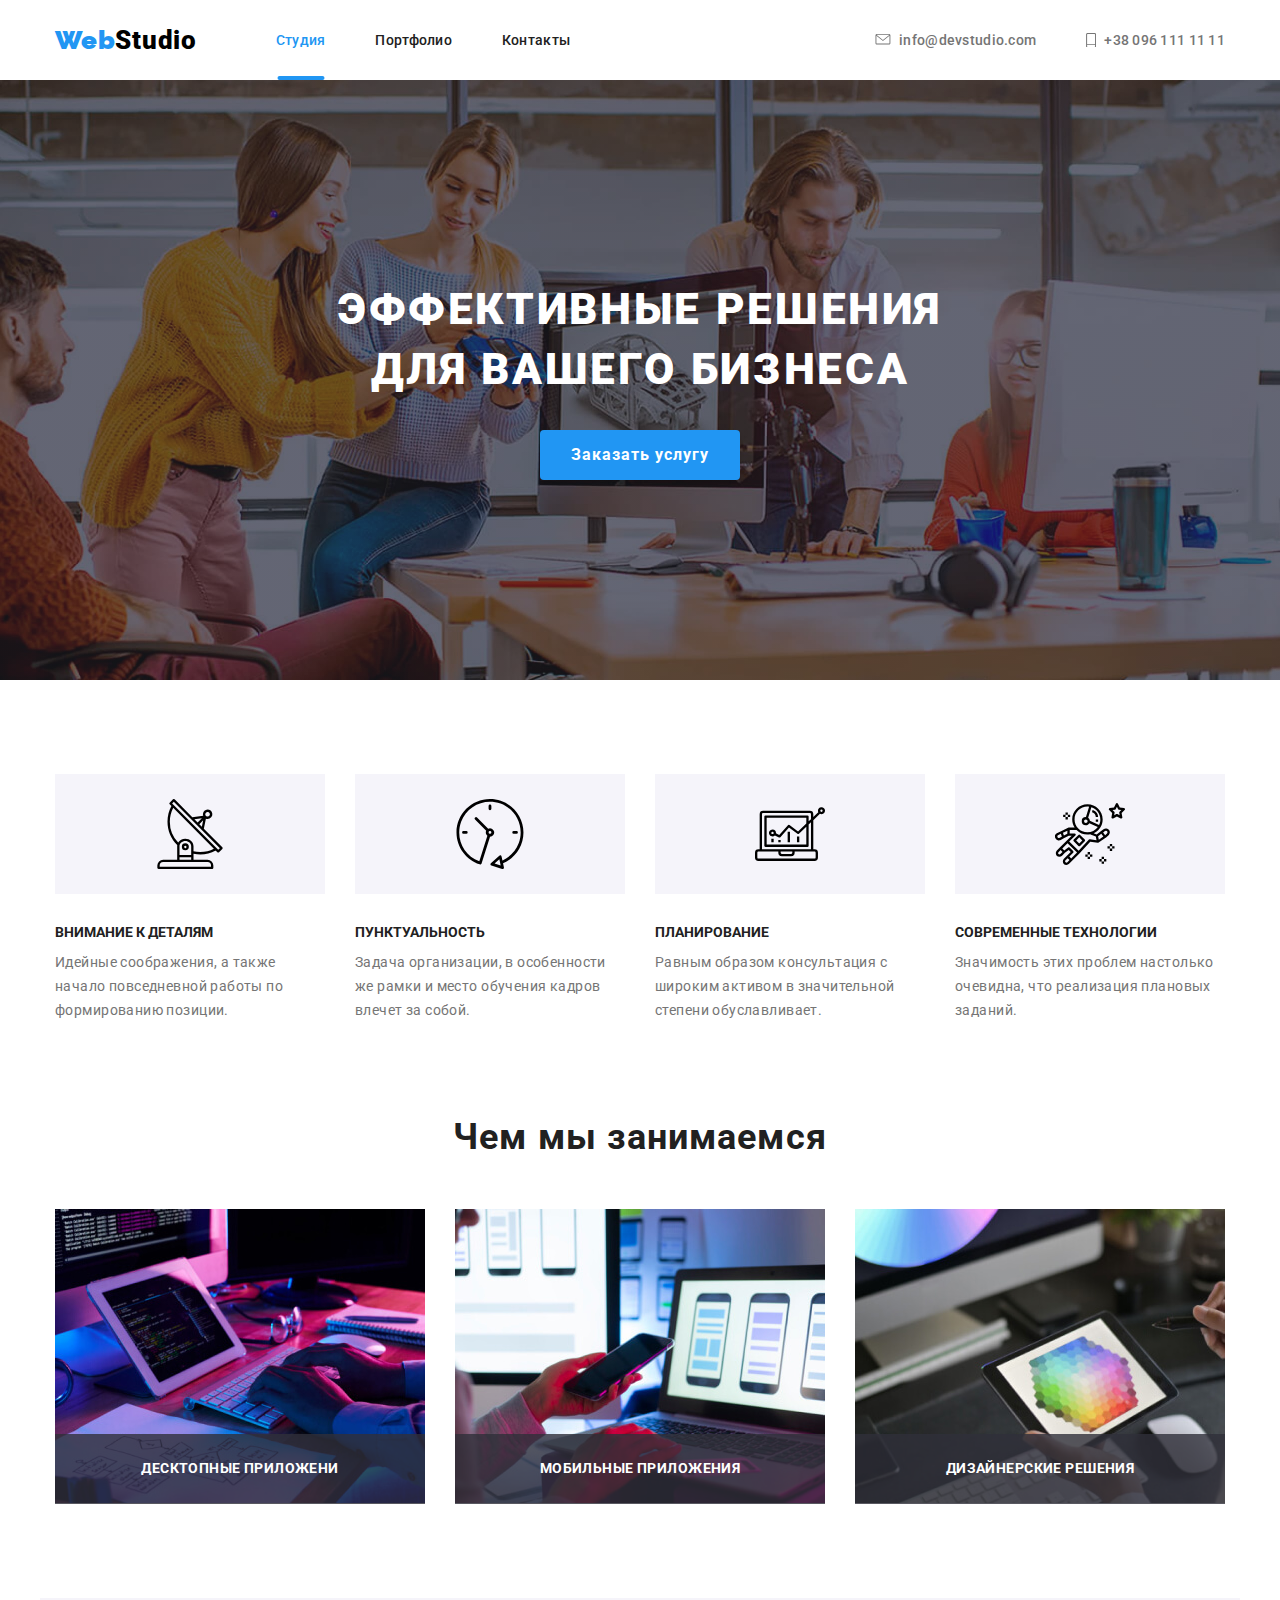
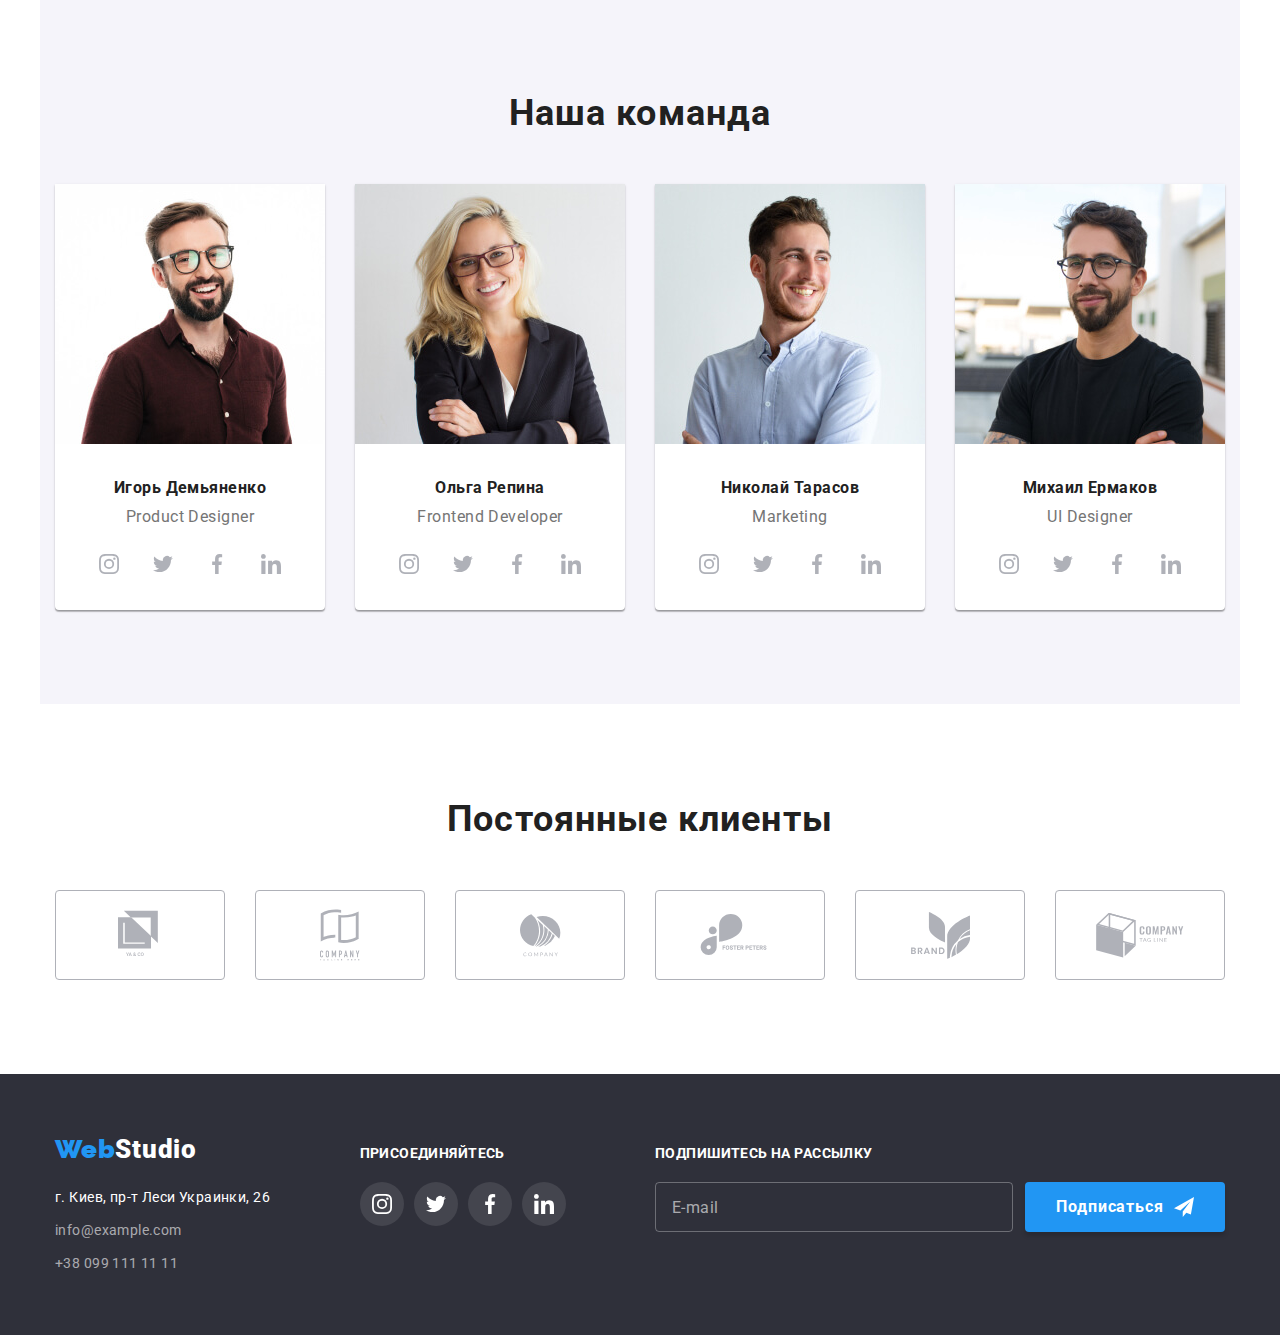
<file: index.html>
<!DOCTYPE html>
<html lang="ru">
  <head>
    <meta charset="UTF-8" />
    <meta name="viewport" content="width=device-width, initial-scale=1.0" />
    <title>Web Studio</title>
    <link
      href="https://fonts.googleapis.com/css2?family=Raleway:wght@700&family=Roboto:wght@400;500;700&display=swap"
      rel="stylesheet"
    />
    <link rel="stylesheet" href="./css/main.min.css" />
  </head>
  <body>
    <!-- Шапка сайта -->
    <header class="conteiner">
      <a href="./index.html" lang="en" class="logo" aria-label="Логотип">Web
        <span class="logo-header" lang="en">Studio</span></a>
      <button class="menu-mobile-btn" type="button" aria-expanded="false" aria-controls="menu-wrapper" data-menu-button>
        <svg  width="40" height="40">
          <use class="icon-menu_mobile" href=./images/svg/sprite.svg#icon-menu_mobile></use>
          <use class="icon-close_menu_mobile" href=./images/svg/sprite.svg#icon-close_menu_mobile></use>
        </svg>
      </button>
      <div class="menu-wrapper" data-menu>
        <div class="header-site-nav">
          <nav class="site-nav">
            <ul class="header-list">
              <li class="header-list-link">
                <a href="./index.html" class="iten-studio link">Студия</a>
              </li>
              <li class="header-list-link">
                <a href="portfolio.html" class="iten link">Портфолио</a>
              </li>
              <li class="header-list-link">
                <a href="" class="iten link">Контакты</a>
              </li>
            </ul>
          </nav>
        </div>
        <div class="header-feedback">
          <address class="feedback-list">
            <ul class="feedback-list-item">
              <li class="feedback">
                <a href="mailto:info@devstudio.com" class="addrdess-link link">
                  <svg class="address-icon envelope link">
                    <use href="./images/svg/sprite.svg#icon-envelope"></use>
                  </svg>
                  <span class="feedback-mail">info@devstudio.com</span>
                </a>
              </li>
              <li class="feedback">
                <a href="tel:+380961111111" class="addrdess-link link">
                  <svg class="address-icon tel link">
                    <use href="./images/svg/sprite.svg#icon-smartphone"></use>
                  </svg>
                  <span class="feedback-tel">+38 096 111 11 11</span>
                </a>
              </li>
            </ul>
          </address>
        </div>
      </div>
    </header>
    <main class="main">
      <!-- Секция Герой -->
      <section class="section-hero">
        <div class="hero">
          <h1 class="main-title"> 
            Эффективные решения <br />
            для вашего бизнеса
          </h1>
          <button data-modal-open type="button" class="hero-button">
            Заказать услугу
          </button>
        </div>
      </section>
      <!-- О нас -->
      <section class="conteiner">
        <div class="company-skills">
          <h2 hidden>О нас</h2>
          <ul class="list-skills">
            <li class="skill">
              <div class="icon-block-skill">
                <svg width="70" height="70">
                  <use href="./images/svg/sprite.svg#icon-antenna"></use>
                </svg>
              </div>
              <h3 class="skill-name">Внимание к деталям</h3>
              <p class="skill-text">
                Идейные соображения, а также начало повседневной работы по
                формированию позиции.
              </p>
            </li>
            <li class="skill">
              <div class="icon-block-skill">
                <svg width="70" height="70">
                  <use href="./images/svg/sprite.svg#icon-clock"></use>
                </svg>
              </div>
              <h3 class="skill-name">Пунктуальность</h3>
              <p class="skill-text">
                Задача организации, в особенности же рамки и место обучения
                кадров влечет за собой.
              </p>
            </li>
            <li class="skill">
              <div class="icon-block-skill">
                <svg width="70" height="70">
                  <use href="./images/svg/sprite.svg#icon-planning"></use>
                </svg>
              </div>
              <h3 class="skill-name">Планирование</h3>
              <p class="skill-text">
                Равным образом консультация с широким активом в значительной
                степени обуславливает.
              </p>
            </li>
            <li class="skill icon">
              <div class="icon-block-skill">
                <svg width="70" height="70">
                  <use href="./images/svg/sprite.svg#icon-astronaut"></use>
                </svg>
              </div>
              <h3 class="skill-name">Современные технологии</h3>
              <p class="skill-text">
                Значимость этих проблем настолько очевидна, что реализация
                плановых заданий.
              </p>
            </li>
          </ul>
        </div>
      </section>
      <!-- Чем мы занимаемся -->
      <section class="section-lessons">
        <div class="lessons conteiner">
          <h2 class="minor-title">Чем мы занимаемся</h2>
          <ul class="lesson-list">
            <li class="lessons-list-link">
              <picture>
                <source 
                  srcset="
                  ./images/work/Desktop_applications.jpg 1x, 
                  ./images/work/Desktop_applications@2x.jpg 2x, 
                  ./images/work/Desktop_applications@3x.jpg 3x"
                  media="(min-width: 1025px)">
                  <img src="./images/work/Desktop_applications.jpg"
                  class="lessons-img"
                  alt="Разработчик">
              </picture>
              <h3 class="lessons-name">Десктопные приложени</h3>
            </li>
            <li class="lessons-list-link">
              <picture>
                <source 
                  srcset="
                  ./images/work/Mobile_applications.jpg 1x, 
                  ./images/work/Mobile_applications@2x.jpg 2x, 
                  ./images/work/Mobile_applications@3x.jpg 3x"
                  media="(min-width: 1025px)">
                  <img src="./images/work/Mobile_applications.jpg"
                  class="lessons-img"
                  alt="Разработчик с телефоном">
              </picture>
              <h3 class="lessons-name">Мобильные приложения</h3>
            </li>
            <li class="lessons-list-link">
              <picture>
                <source 
                  srcset="
                  ./images/work/Design_solutions.jpg 1x, 
                  ./images/work/Design_solutions@2x.jpg 2x, 
                  ./images/work/Design_solutions@3x.jpg 3x"
                  media="(min-width: 1025px)">
                  <img src="./images/work/Design_solutions.jpg"
                  class="lessons-img"
                  alt="Дизайнер с планшетом">
              </picture>
              <h3 class="lessons-name">Дизайнерские решения</h3>
            </li>
          </ul>
        </div>
      </section>
      <!-- Наша команда -->
      <section class="our-team conteiner">
        <h2 class="minor-title">Наша команда</h2>
        <div class="team-list">
          <ul class="team-list-link">
            <!-- Игорь Демьяненко -->
            <li class="team">
              <picture>
                <source 
                  srcset="
                  ./images/team/mobile/Igor_Demyanenko@2x.jpg 2x, 
                  ./images/team/mobile/Igor_Demyanenko@3x.jpg 3x" 
                  media="(max-width: 767px)">
                <source
                  srcset="
                  ./images/team/tablet/Igor_Demyanenko.jpg 1x, 
                  ./images/team/tablet/Igor_Demyanenko@2x.jpg 2x, 
                  ./images/team/tablet/Igor_Demyanenko@3x.jpg 3x"
                  media="(max-width: 1024px)">
                <source
                  srcset="
                  ./images/team/laptop/Igor_Demyanenko.jpg 1x, 
                  ./images/team/laptop/Igor_Demyanenko@2x.jpg 2x, 
                  ./images/team/laptop/Igor_Demyanenko@3x.jpg 3x"
                  media="(min-width: 1025px)">
                  <img src="./images/team/mobile/Igor_Demyanenko.jpg" class="team-foto" alt="">
              </picture>
              <h3 class="team-name">Игорь Демьяненко</h3>
              <p class="team-profession" lang="en">Product Designer</p>
              <ul class="team-social-links">
                <li class="social-links">
                  <a
                    href=""
                    aria-label="Иконка инстаграмма"
                    class="social-link link"
                  >
                    <svg width="20" height="20" class="social link">
                      <use href="./images/svg/sprite.svg#icon-instagram"></use>
                    </svg>
                  </a>
                </li>
                <li class="social-links">
                  <a href="" aria-label="Иконка твиттера" class="social-link">
                    <svg width="20" height="20" class="social link">
                      <use href="./images/svg/sprite.svg#icon-twitter"></use>
                    </svg>
                  </a>
                </li>
                <li class="social-links">
                  <a href="" aria-label="Иконка фейсбука" class="social-link">
                    <svg width="20" height="20" class="social link">
                      <use href="./images/svg/sprite.svg#icon-facebook"></use>
                    </svg>
                  </a>
                </li>
                <li class="social-links">
                  <a href="" aria-label="Иконка ликедина" class="social-link">
                    <svg width="20" height="20" class="social link">
                      <use href="./images/svg/sprite.svg#icon-linkedin"></use>
                    </svg>
                  </a>
                </li>
              </ul>
            </li>
            <!-- Ольга Репина -->
            <li class="team">
              <picture>
                <source 
                  srcset="
                  ./images/team/mobile/Olga_Repina@2x.jpg 2x, 
                  ./images/team/mobile/Olga_Repina@3x.jpg 3x" 
                  media="(max-width: 767px)">
                <source
                  srcset="
                  ./images/team/tablet/Olga_Repina.jpg 1x, 
                  ./images/team/tablet/Olga_Repina@2x.jpg 2x, 
                  ./images/team/tablet/Olga_Repina@3x.jpg 3x"
                  media="(max-width: 1024px)">
                <source
                  srcset="
                  ./images/team/laptop/Olga_Repina.jpg 1x, 
                  ./images/team/laptop/Olga_Repina@2x.jpg 2x, 
                  ./images/team/laptop/Olga_Repina@3x.jpg 3x"
                  media="(min-width: 1025px)">
                  <img src="./images/team/mobile/Olga_Repina.jpg" class="team-foto" alt="">
              </picture>
              <h3 class="team-name">Ольга Репина</h3>
              <p class="team-profession" lang="en">Frontend Developer</p>
              <ul class="team-social-links">
                <li class="social-links">
                  <a
                    href=""
                    aria-label="Иконка инстаграмма"
                    class="social-link link"
                  >
                    <svg width="20" height="20" class="social link">
                      <use href="./images/svg/sprite.svg#icon-instagram"></use>
                    </svg>
                  </a>
                </li>
                <li class="social-links">
                  <a href="" aria-label="Иконка твиттера" class="social-link">
                    <svg width="20" height="20" class="social link">
                      <use href="./images/svg/sprite.svg#icon-twitter"></use>
                    </svg>
                  </a>
                </li>
                <li class="social-links">
                  <a href="" aria-label="Иконка фейсбука" class="social-link">
                    <svg width="20" height="20" class="social link">
                      <use href="./images/svg/sprite.svg#icon-facebook"></use>
                    </svg>
                  </a>
                </li>
                <li class="social-links">
                  <a href="" aria-label="Иконка ликедина" class="social-link">
                    <svg width="20" height="20" class="social link">
                      <use href="./images/svg/sprite.svg#icon-linkedin"></use>
                    </svg>
                  </a>
                </li>
              </ul>
            </li>
            <!-- Николай Тарасов -->
            <li class="team">
              <picture>
                <source 
                  srcset="
                  ./images/team/mobile/Nikolay_Tarasov@2x.jpg 2x, 
                  ./images/team/mobile/Nikolay_Tarasov@3x.jpg 3x" 
                  media="(max-width: 767px)">
                <source
                  srcset="
                  ./images/team/tablet/Nikolay_Tarasov.jpg 1x, 
                  ./images/team/tablet/Nikolay_Tarasov@2x.jpg 2x, 
                  ./images/team/tablet/Nikolay_Tarasov@3x.jpg 3x"
                  media="(max-width: 1024px)">
                <source
                  srcset="
                  ./images/team/laptop/Nikolay_Tarasov.jpg 1x, 
                  ./images/team/laptop/Nikolay_Tarasov@2x.jpg 2x, 
                  ./images/team/laptop/Nikolay_Tarasov@3x.jpg 3x"
                  media="(min-width: 1025px)">
                  <img src="./images/team/mobile/Nikolay_Tarasov.jpg" class="team-foto" alt="">
              </picture>
              <h3 class="team-name">Николай Тарасов</h3>
              <p class="team-profession" lang="en">Marketing</p>
              <ul class="team-social-links">
                <li class="social-links">
                  <a
                    href=""
                    aria-label="Иконка инстаграмма"
                    class="social-link link"
                  >
                    <svg width="20" height="20" class="social link">
                      <use href="./images/svg/sprite.svg#icon-instagram"></use>
                    </svg>
                  </a>
                </li>
                <li class="social-links">
                  <a href="" aria-label="Иконка твиттера" class="social-link">
                    <svg width="20" height="20" class="social link">
                      <use href="./images/svg/sprite.svg#icon-twitter"></use>
                    </svg>
                  </a>
                </li>
                <li class="social-links">
                  <a href="" aria-label="Иконка фейсбука" class="social-link">
                    <svg width="20" height="20" class="social link">
                      <use href="./images/svg/sprite.svg#icon-facebook"></use>
                    </svg>
                  </a>
                </li>
                <li class="social-links">
                  <a href="" aria-label="Иконка ликедина" class="social-link">
                    <svg width="20" height="20" class="social link">
                      <use href="./images/svg/sprite.svg#icon-linkedin"></use>
                    </svg>
                  </a>
                </li>
              </ul>
            </li>
            <!-- Михаил Ермаков -->
            <li class="team">
              <picture>
                <source 
                  srcset="
                  ./images/team/mobile/Mikhail_Ermakov@2x.jpg 2x, 
                  ./images/team/mobile/Mikhail_Ermakov@3x.jpg 3x" 
                  media="(max-width: 767px)">
                <source
                  srcset="
                  ./images/team/tablet/Mikhail_Ermakov.jpg 1x, 
                  ./images/team/tablet/Mikhail_Ermakov@2x.jpg 2x, 
                  ./images/team/tablet/Mikhail_Ermakov@3x.jpg 3x"
                  media="(max-width: 1024px)">
                <source
                  srcset="
                  ./images/team/laptop/Mikhail_Ermakov.jpg 1x, 
                  ./images/team/laptop/Mikhail_Ermakov@2x.jpg 2x, 
                  ./images/team/laptop/Mikhail_Ermakov@3x.jpg 3x"
                  media="(min-width: 1025px)">
                  <img src="./images/team/mobile/Mikhail_Ermakov.jpg" class="team-foto" alt="">
              </picture>
              <h3 class="team-name">Михаил Ермаков</h3>
              <p class="team-profession" lang="en">UI Designer</p>
              <ul class="team-social-links">
                <li class="social-links">
                  <a
                    href=""
                    aria-label="Иконка инстаграмма"
                    class="social-link link"
                  >
                    <svg width="20" height="20" class="social link">
                      <use href="./images/svg/sprite.svg#icon-instagram"></use>
                    </svg>
                  </a>
                </li>
                <li class="social-links">
                  <a href="" aria-label="Иконка твиттера" class="social-link">
                    <svg width="20" height="20" class="social link">
                      <use href="./images/svg/sprite.svg#icon-twitter"></use>
                    </svg>
                  </a>
                </li>
                <li class="social-links">
                  <a href="" aria-label="Иконка фейсбука" class="social-link">
                    <svg width="20" height="20" class="social link">
                      <use href="./images/svg/sprite.svg#icon-facebook"></use>
                    </svg>
                  </a>
                </li>
                <li class="social-links">
                  <a href="" aria-label="Иконка ликедина" class="social-link">
                    <svg width="20" height="20" class="social link">
                      <use href="./images/svg/sprite.svg#icon-linkedin"></use>
                    </svg>
                  </a>
                </li>
              </ul>
            </li>
          </ul>
        </div>
      </section>
      <!-- Постоянные клиенты -->
      <section>
        <div class="company-users conteiner">
          <h2 class="minor-title">Постоянные клиенты</h2>
          <ul class="company-users-link">
            <li class="user-iten">
              <a href="#" class="link-user-logo link">
                <svg width="44" height="50" class="logo-clients">
                  <use href="./images/svg/sprite.svg#icon-logo_1"></use>
                </svg>
              </a>
            </li>
            <li class="user-iten">
              <a href="#" class="link-user-logo link">
                <svg width="40" height="52" class="logo-clients">
                  <use href="./images/svg/sprite.svg#icon-logo_2"></use>
                </svg>
              </a>
            </li>
            <li class="user-iten">
              <a href="#" class="link-user-logo link">
                <svg width="41" height="43" class="logo-clients">
                  <use href="./images/svg/sprite.svg#icon-logo_3"></use>
                </svg>
              </a>
            </li>
            <li class="user-iten">
              <a href="#" class="link-user-logo link">
                <svg width="80" height="42" class="logo-clients">
                  <use href="./images/svg/sprite.svg#icon-logo_4"></use>
                </svg>
              </a>
            </li>
            <li class="user-iten">
              <a href="#" class="link-user-logo link">
                <svg width="59" height="47" class="logo-clients">
                  <use href="./images/svg/sprite.svg#icon-logo_5"></use>
                </svg>
              </a>
            </li>
            <li class="user-iten">
              <a href="#" class="link-user-logo link">
                <svg width="88" height="45" class="logo-clients icon">
                  <use href="./images/svg/sprite.svg#icon-logo_6"></use>
                </svg>
              </a>
            </li>
          </ul>
        </div>
      </section>
    </main>
    <!-- Футер -->
    <footer class="footer">
      <div class="wrapper-footer conteiner">
        <div class="footer-nav">
          <nav class="logo-company-footer">
            <a href="./index.html" lang="en" class="logo" aria-label="Логотип">Web
              <span class="logo-footer" lang="en">Studio</span></a>
          </nav>
          <address class="footer-address">
            <ul class="footer-address-links">
              <li class="footer-address-iten">
                <a
                  href="https://goo.gl/maps/bBCask6HfLS4FY2t6"
                  class="link-map link"
                  target="blank"
                  >г. Киев, пр-т Леси Украинки, 26</a
                >
              </li>
              <li class="footer-address-iten">
                <a href="mailto:info@example.com" class="link-feedback link"
                  >info@example.com</a
                >
              </li>
              <li class="footer-address-iten">
                <a href="tel:+380991111111" class="link-feedback link"
                  >+38 099 111 11 11</a
                >
              </li>
            </ul>
          </address>
        </div>
        <div class="footer-social-links">
          <h2 class="join">присоединяйтесь</h2>
          <ul class="social-list-link">
            <li class="social-links">
              <a
                href=""
                aria-label="Иконка инстаграмма"
                class="social-link link"
              >
                <svg width="20" height="20" class="social-footer link">
                  <use href="./images/svg/sprite.svg#icon-instagram"></use>
                </svg>
              </a>
            </li>
            <li class="social-links">
              <a href="" aria-label="Иконка твиттера" class="social-link">
                <svg width="20" height="20" class="social-footer link">
                  <use href="./images/svg/sprite.svg#icon-twitter"></use>
                </svg>
              </a>
            </li>
            <li class="social-links">
              <a href="" aria-label="Иконка фейсбука" class="social-link">
                <svg width="20" height="20" class="social-footer link">
                  <use href="./images/svg/sprite.svg#icon-facebook"></use>
                </svg>
              </a>
            </li>
            <li class="social-links">
              <a href="" aria-label="Иконка ликедина" class="social-link">
                <svg width="20" height="20" class="social-footer link">
                  <use href="./images/svg/sprite.svg#icon-linkedin"></use>
                </svg>
              </a>
            </li>
          </ul>
        </div>
        <div class="footer-feedback-form">
          <h2 class="join">Подпишитесь на рассылку</h2>
          <form class="footer-form">
            <div class="footer-form-input">
              <input
                type="email"
                name="user-email"
                id="user-email"
                class="form-input"
                placeholder="E-mail"
              />
              <button type="submit" class="footer-button">
                <b class="name-btn">Подписаться</b>
                <svg width="20" height="20" class="icon-submit">
                  <use href="./images/svg/sprite.svg#icon-submit"></use>
                </svg>
              </button>
            </div>
          </form>
        </div>
      </div>
    </footer>
    <!-- Модальное окно -->
    <div data-modal class="backdrop is-hidden">
      <form class="modal-form">
        <button data-modal-close type="button" class="button-close">
          <svg width="12" height="10.97" class="icon-form-button-close">
            <use href="./images/svg/sprite.svg#icon-close-form"></use>
          </svg>
        </button>
        <h2 class="modal-form-title">
          Оставьте свои данные, мы вам перезвоним
        </h2>
        <div class="modal-form-input-wrapper">
          <input
            type="text"
            name="user-name"
            id="user-name-form"
            class="modal-form-input"
            placeholder=" "
            required
          />
          <label for="user-name-form" class="modal-form-label">Имя</label>
          <svg width="12" height="10.97" class="icon-form-user icon-form">
            <use href="./images/svg/sprite.svg#icon-user-form"></use>
          </svg>
        </div>
        <div class="modal-form-input-wrapper">
          <input
            type="tel"
            name="user-tel"
            id="user-tel-form"
            class="modal-form-input"
            placeholder=" "
            required
          />
          <label for="user-tel-form" class="modal-form-label">Телефон</label>
          <svg width="13" height="13" class="icon-form-phone icon-form">
            <use href="./images/svg/sprite.svg#icon-phone-form"></use>
          </svg>
        </div>
        <div class="modal-form-input-wrapper">
          <input
            type="email"
            name="user-email"
            id="user-email-form"
            class="modal-form-input"
            placeholder=" "
            required
          />
          <label for="user-email-form" class="modal-form-label">Почта</label>
          <svg width="15" height="12" class="icon-form-letter icon-form">
            <use href="./images/svg/sprite.svg#icon-letter-form"></use>
          </svg>
        </div>
        <div class="modal-form-texterea">
          <textarea
            name="modal-textarea"
            id="textarea"
            class="comment-modal-form"
            placeholder=" "
          ></textarea>
          <label for="textarea" class="modal-form-label-textarea"
            >Комментарий</label
          >
        </div>
        <div class="modal-form-option">
          <label class="agreement-label" for="agreement-check-mark">
            <input
              type="checkbox"
              name="agreement-check-mark"
              id="agreement-check-mark"
              value="agreement-check-mark-policy"
              class="modal-form-checkbox"
              placeholder=" "
            />
            <span class="modal-form-agreement">
              <svg width="12" height="9" class="icon-check-mark">
                <use href="./images/svg/sprite.svg#icon-check-mark"></use>
              </svg>
            </span>
            <span class="agreement-policy-form"
              >Соглашаюсь с рассылкой и принимаю<a
                href=""
                class="agreement-policy link"
                >Условия договора</a
              >
            </span>
          </label>
        </div>
        <button type="submit" class="form-button">Отправить</button>
      </form>
    </div>
    <script src="./js/menu.js"></script>
    <script src="./js/modal.js"></script>
  </body>
</html>
</file>
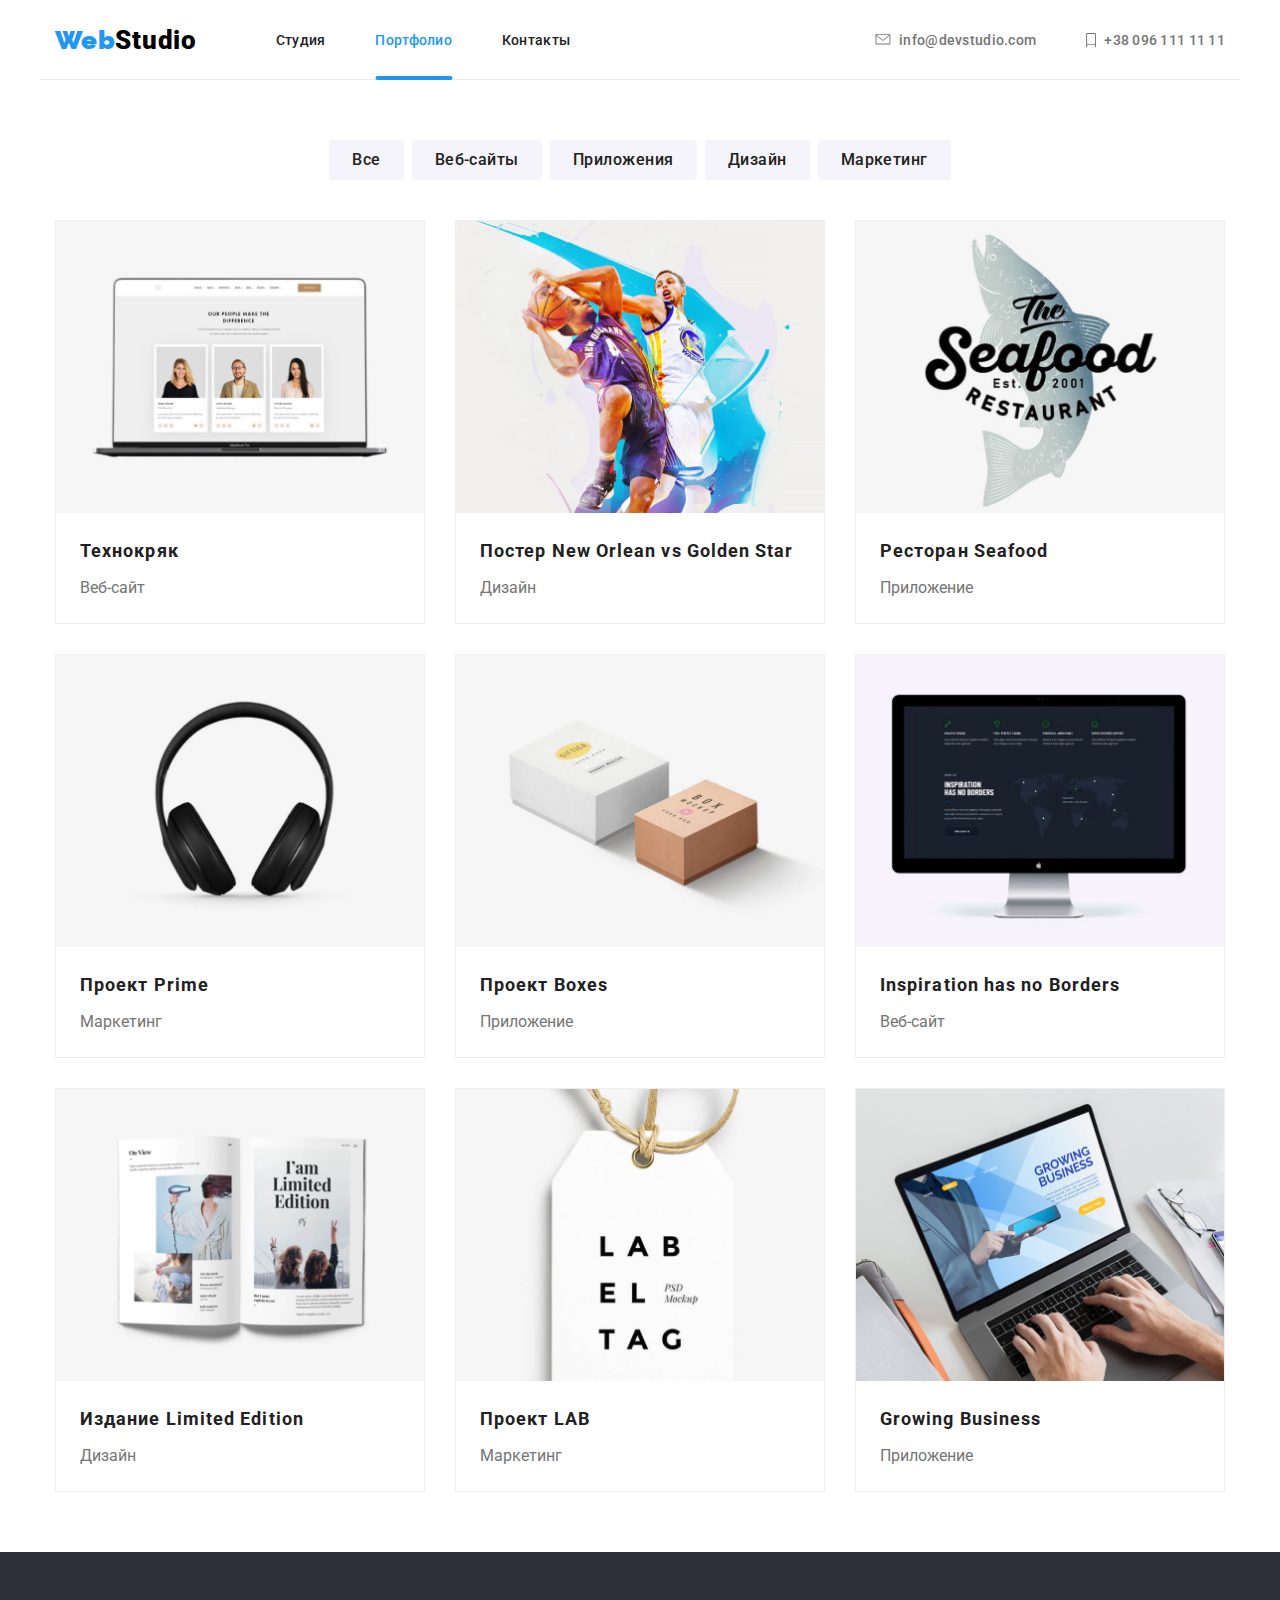
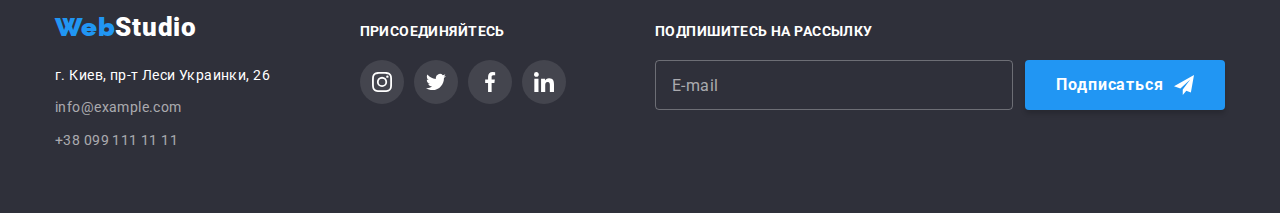
<file: portfolio.html>
<!DOCTYPE html>
<html lang="ru">
  <head>
    <meta charset="UTF-8" />
    <meta name="viewport" content="width=device-width, initial-scale=1.0" />
    <title>Web Studio</title>
    <link
      href="https://fonts.googleapis.com/css2?family=Raleway:wght@700&family=Roboto:wght@400;500;700&display=swap"
      rel="stylesheet"
    />
    <link rel="stylesheet" href="./css/portfolio.min.css" />
  </head>
  <body>
    <!-- Шапка сайта -->
        <header class="portfolio conteiner">
          <a href="./index.html" lang="en" class="logo" aria-label="Логотип">Web
            <span class="logo-header" lang="en">Studio</span></a>
          <button class="menu-mobile-btn" type="button" aria-expanded="false" aria-controls="menu-wrapper" data-menu-button>
            <svg width="40" height="40">
              <use class="icon-menu_mobile" href=./images/svg/sprite.svg#icon-menu_mobile></use>
              <use class="icon-close_menu_mobile" href=./images/svg/sprite.svg#icon-close_menu_mobile></use>
            </svg>
          </button>
          <div class="menu-wrapper" data-menu>
            <div class="header-site-nav">
              <nav class="site-nav">
                <ul class="header-list">
                  <li class="header-list-link">
                    <a href="./index.html" class="iten link">Студия</a>
                  </li>
                  <li class="header-list-link">
                    <a href="portfolio.html" class="iten-portfolio link">Портфолио</a>
                  </li>
                  <li class="header-list-link">
                    <a href="" class="iten link">Контакты</a>
                  </li>
                </ul>
              </nav>
            </div>
            <div class="header-feedback">
              <address class="feedback-list">
                <ul class="feedback-list-item">
                  <li class="feedback">
                    <a href="mailto:info@devstudio.com" class="addrdess-link link">
                      <svg class="address-icon envelope">
                        <use href="./images/svg/sprite.svg#icon-envelope"></use>
                      </svg>
                      <span class="feedback-mail">info@devstudio.com</span>
                    </a>
                  </li>
                  <li class="feedback">
                    <a href="tel:+380961111111" class="addrdess-link link">
                      <svg class="address-icon tel">
                        <use href="./images/svg/sprite.svg#icon-smartphone"></use>
                      </svg>
                      <span class="feedback-tel">+38 096 111 11 11</span>
                    </a>
                  </li>
                </ul>
              </address>
            </div>
          </div>
        </header>
    <main class="main">
      <!-- Меню примеров работ -->
      <section class="conteiner">
        <div class="main-menu">
          <h1 hidden>Меню примеров работ</h1>
          <ul class="main-menu-list">
            <li class="menu-link">
              <button class="button-link" type="button">Все</button>
            </li>
            <li class="menu-link">
              <button class="button-link" type="button">Веб-сайты</button>
            </li>
            <li class="menu-link">
              <button class="button-link" type="button">Приложения</button>
            </li>
            <li class="menu-link">
              <button class="button-link" type="button">Дизайн</button>
            </li>
            <li class="menu-link">
              <button class="button-link" type="button">Маркетинг</button>
            </li>
          </ul>
        </div>
        <!-- Галерея -->
        <div class="gallery">
          <ul class="examples">
            <li class="examples-link">
              <a href="#" class="link-gallery">
                <div class="hover-text">
                  <picture>
                    <source srcset="
                      ./images/portfolio/mobile/project-1@2x.jpg 2x, 
                      ./images/portfolio/mobile/project-1@3x.jpg 3x" media="(max-width: 767px)">
                    <source srcset="
                      ./images/portfolio/tablet/project-1.jpg 1x, 
                      ./images/portfolio/tablet/project-1@2x.jpg 2x, 
                      ./images/portfolio/tablet/project-1@3x.jpg 3x" media="(max-width: 1024px)">
                    <source srcset="
                      ./images/portfolio/laptop/project-1.jpg 1x, 
                      ./images/portfolio/laptop/project-1@2x.jpg 2x, 
                      ./images/portfolio/laptop/project-1@3x.jpg 3x" media="(min-width: 1025px)">
                    <img 
                    src="./images/portfolio/mobile/project-1.jpg" 
                    class="img-project" 
                    alt="Ноутбук" 
                    >
                  </picture>
                  <p class="examples-text">
                    Технокряк это современная площадка распространения
                    коронавируса. Компании используют эту платформу для
                    цифрового шпионажа и атак на защищённые сервера конкурентов
                  </p>
                </div>
                <h2 class="examples-text-iten">Технокряк</h2>
                <p class="examples-name">Веб-сайт</p>
              </a>
            </li>
            <li class="examples-link">
              <a href="#" class="link-gallery">
                <div class="hover-text">
                  <picture>
                    <source srcset="
                      ./images/portfolio/mobile/project-2@2x.jpg 2x, 
                      ./images/portfolio/mobile/project-2@3x.jpg 3x" media="(max-width: 767px)">
                    <source srcset="
                      ./images/portfolio/tablet/project-2.jpg 1x, 
                      ./images/portfolio/tablet/project-2@2x.jpg 2x, 
                      ./images/portfolio/tablet/project-2@3x.jpg 3x" media="(max-width: 1024px)">
                    <source srcset="
                      ./images/portfolio/laptop/project-2.jpg 1x, 
                      ./images/portfolio/laptop/project-2@2x.jpg 2x, 
                      ./images/portfolio/laptop/project-2@3x.jpg 3x" media="(min-width: 1025px)">
                    <img 
                    src="./images/portfolio/mobile/project-2.jpg" 
                    class="img-project" 
                    alt="Баскетболисты" 
                    >
                  </picture>
                  <p class="examples-text">
                    Технокряк это современная площадка распространения
                    коронавируса. Компании используют эту платформу для
                    цифрового шпионажа и атак на защищённые сервера конкурентов
                  </p>
                </div>
                <h2 class="examples-text-iten">
                  Постер <span lang="en">New Orlean vs Golden Star</span>
                </h2>
                <p class="examples-name">Дизайн</p>
              </a>
            </li>
            <li class="examples-link">
              <a href="#" class="link-gallery">
                <div class="hover-text">
                  <picture>
                    <source srcset="
                      ./images/portfolio/mobile/project-3@2x.jpg 2x, 
                      ./images/portfolio/mobile/project-3@3x.jpg 3x" media="(max-width: 767px)">
                    <source srcset="
                      ./images/portfolio/tablet/project-3.jpg 1x, 
                      ./images/portfolio/tablet/project-3@2x.jpg 2x, 
                      ./images/portfolio/tablet/project-3@3x.jpg 3x" media="(max-width: 1024px)">
                    <source srcset="
                      ./images/portfolio/laptop/project-3.jpg 1x, 
                      ./images/portfolio/laptop/project-3@2x.jpg 2x, 
                      ./images/portfolio/laptop/project-3@3x.jpg 3x" media="(min-width: 1025px)">
                    <img 
                    src="./images/portfolio/mobile/project-3.jpg" 
                    class="img-project" 
                    alt="Логотип с рыбой" 
                    >
                  </picture>
                  <p class="examples-text">
                    Технокряк это современная площадка распространения
                    коронавируса. Компании используют эту платформу для
                    цифрового шпионажа и атак на защищённые сервера конкурентов
                  </p>
                </div>
                <h2 class="examples-text-iten">
                  Ресторан<span lang="en"> Seafood</span>
                </h2>
                <p class="examples-name">Приложение</p>
              </a>
            </li>
            <li class="examples-link">
              <a href="#" class="link-gallery">
                <div class="hover-text">
                  <picture>
                    <source srcset="
                      ./images/portfolio/mobile/project-4@2x.jpg 2x, 
                      ./images/portfolio/mobile/project-4@3x.jpg 3x" media="(max-width: 767px)">
                    <source srcset="
                      ./images/portfolio/tablet/project-4.jpg 1x, 
                      ./images/portfolio/tablet/project-4@2x.jpg 2x, 
                      ./images/portfolio/tablet/project-4@3x.jpg 3x" media="(max-width: 1024px)">
                    <source srcset="
                      ./images/portfolio/laptop/project-4.jpg 1x, 
                      ./images/portfolio/laptop/project-4@2x.jpg 2x, 
                      ./images/portfolio/laptop/project-4@3x.jpg 3x" media="(min-width: 1025px)">
                    <img 
                    src="./images/portfolio/mobile/project-4.jpg" 
                    class="img-project" 
                    alt="Наушники" 
                    >
                  </picture>
                  <p class="examples-text">
                    Технокряк это современная площадка распространения
                    коронавируса. Компании используют эту платформу для
                    цифрового шпионажа и атак на защищённые сервера конкурентов
                  </p>
                </div>
                <h2 class="examples-text-iten">
                  Проект<span lang="en"> Prime</span>
                </h2>
                <p class="examples-name">Маркетинг</p>
              </a>
            </li>
            <li class="examples-link">
              <a href="#" class="link-gallery">
                <div class="hover-text">
                  <picture>
                    <source srcset="
                      ./images/portfolio/mobile/project-5@2x.jpg 2x, 
                      ./images/portfolio/mobile/project-5@3x.jpg 3x" media="(max-width: 767px)">
                    <source srcset="
                      ./images/portfolio/tablet/project-5.jpg 1x, 
                      ./images/portfolio/tablet/project-5@2x.jpg 2x, 
                      ./images/portfolio/tablet/project-5@3x.jpg 3x" media="(max-width: 1024px)">
                    <source srcset="
                      ./images/portfolio/laptop/project-5.jpg 1x, 
                      ./images/portfolio/laptop/project-5@2x.jpg 2x, 
                      ./images/portfolio/laptop/project-5@3x.jpg 3x" media="(min-width: 1025px)">
                    <img 
                    src="./images/portfolio/mobile/project-5.jpg" 
                    class="img-project" 
                    alt="Коробки" 
                    >
                  </picture>
                  <p class="examples-text">
                    Технокряк это современная площадка распространения
                    коронавируса. Компании используют эту платформу для
                    цифрового шпионажа и атак на защищённые сервера конкурентов
                  </p>
                </div>
                <h2 class="examples-text-iten">
                  Проект<span lang="en"> Boxes</span>
                </h2>
                <p class="examples-name">Приложение</p>
              </a>
            </li>
            <li class="examples-link">
              <a href="#" class="link-gallery">
                <div class="hover-text">
                  <picture>
                    <source srcset="
                      ./images/portfolio/mobile/project-6@2x.jpg 2x, 
                      ./images/portfolio/mobile/project-6@3x.jpg 3x" media="(max-width: 767px)">
                    <source srcset="
                      ./images/portfolio/tablet/project-6.jpg 1x, 
                      ./images/portfolio/tablet/project-6@2x.jpg 2x, 
                      ./images/portfolio/tablet/project-6@3x.jpg 3x" media="(max-width: 1024px)">
                    <source srcset="
                      ./images/portfolio/laptop/project-6.jpg 1x, 
                      ./images/portfolio/laptop/project-6@2x.jpg 2x, 
                      ./images/portfolio/laptop/project-6@3x.jpg 3x" media="(min-width: 1025px)">
                    <img 
                    src="./images/portfolio/mobile/project-6.jpg" 
                    class="img-project" 
                    alt="Монитор"
                    >
                  </picture>
                  <p class="examples-text">
                    Технокряк это современная площадка распространения
                    коронавируса. Компании используют эту платформу для
                    цифрового шпионажа и атак на защищённые сервера конкурентов
                  </p>
                </div>
                <h2 class="examples-text-iten" lang="en">
                  Inspiration has no Borders
                </h2>
                <p class="examples-name">Веб-сайт</p>
              </a>
            </li>
            <li class="examples-link">
              <a href="#" class="link-gallery">
                <div class="hover-text">
                  <picture>
                    <source srcset="
                      ./images/portfolio/mobile/project-7@2x.jpg 2x, 
                      ./images/portfolio/mobile/project-7@3x.jpg 3x" media="(max-width: 767px)">
                    <source srcset="
                      ./images/portfolio/tablet/project-7.jpg 1x, 
                      ./images/portfolio/tablet/project-7@2x.jpg 2x, 
                      ./images/portfolio/tablet/project-7@3x.jpg 3x" media="(max-width: 1024px)">
                    <source srcset="
                      ./images/portfolio/laptop/project-7.jpg 1x, 
                      ./images/portfolio/laptop/project-7@2x.jpg 2x, 
                      ./images/portfolio/laptop/project-7@3x.jpg 3x" media="(min-width: 1025px)">
                    <img 
                    src="./images/portfolio/mobile/project-7.jpg" 
                    class="img-project" 
                    alt="Открытая книга"
                    >
                  </picture>
                  <p class="examples-text">
                    Технокряк это современная площадка распространения
                    коронавируса. Компании используют эту платформу для
                    цифрового шпионажа и атак на защищённые сервера конкурентов
                  </p>
                </div>
                <h2 class="examples-text-iten">
                  Издание<span lang="en"> Limited Edition</span>
                </h2>
                <p class="examples-name">Дизайн</p>
              </a>
            </li>
            <li class="examples-link">
              <a href="#" class="link-gallery">  
                <div class="hover-text">
                  <picture>
                    <source srcset="
                      ./images/portfolio/mobile/project-8@2x.jpg 2x, 
                      ./images/portfolio/mobile/project-8@3x.jpg 3x" media="(max-width: 767px)">
                    <source srcset="
                      ./images/portfolio/tablet/project-8.jpg 1x, 
                      ./images/portfolio/tablet/project-8@2x.jpg 2x, 
                      ./images/portfolio/tablet/project-8@3x.jpg 3x" media="(max-width: 1024px)">
                    <source srcset="
                      ./images/portfolio/laptop/project-8.jpg 1x, 
                      ./images/portfolio/laptop/project-8@2x.jpg 2x, 
                      ./images/portfolio/laptop/project-8@3x.jpg 3x" media="(min-width: 1025px)">
                    <img 
                    src="./images/portfolio/mobile/project-8.jpg" 
                    class="img-project" 
                    alt="Лейба" 
                    >
                  </picture>
                  <p class="examples-text">
                    Технокряк это современная площадка распространения
                    коронавируса. Компании используют эту платформу для
                    цифрового шпионажа и атак на защищённые сервера конкурентов
                  </p>
                </div>
                <h2 class="examples-text-iten">
                  Проект<span lang="en"> LAB</span>
                </h2>
                <p class="examples-name">Маркетинг</p>
              </a>
            </li>
            <li class="examples-link">
              <a href="" class="link-gallery">
                <div class="hover-text">
                  <picture>
                    <source srcset="
                      ./images/portfolio/mobile/project-9@2x.jpg 2x, 
                      ./images/portfolio/mobile/project-9@3x.jpg 3x" media="(max-width: 767px)">
                    <source srcset="
                      ./images/portfolio/tablet/project-9.jpg 1x, 
                      ./images/portfolio/tablet/project-9@2x.jpg 2x, 
                      ./images/portfolio/tablet/project-9@3x.jpg 3x" media="(max-width: 1024px)">
                    <source srcset="
                      ./images/portfolio/laptop/project-9.jpg 1x, 
                      ./images/portfolio/laptop/project-9@2x.jpg 2x, 
                      ./images/portfolio/laptop/project-9@3x.jpg 3x" media="(min-width: 1025px)">
                    <img 
                    src="./images/portfolio/mobile/project-9.jpg" 
                    class="img-project" 
                    alt="Програмист за ноутбуком" 
                    >
                  </picture>
                  <p class="examples-text">
                    Технокряк это современная площадка распространения
                    коронавируса. Компании используют эту платформу для
                    цифрового шпионажа и атак на защищённые сервера конкурентов
                  </p>
                </div>
                <h2 class="examples-text-iten" lang="en">Growing Business</h2>
                <p class="examples-name">Приложение</p>
              </a>
            </li>
          </ul>
        </div>
      </section>
    </main>
    <!-- Футер -->
    <footer class="footer">
      <div class="wrapper-footer conteiner">
        <div class="footer-nav">
          <nav class="logo-company-footer">
            <a href="./index.html" lang="en" class="logo" aria-label="Логотип">Web
              <span class="logo-footer" lang="en">Studio</span></a>
          </nav>
          <address class="footer-address">
            <ul class="footer-address-links">
              <li class="footer-address-iten">
                <a href="https://goo.gl/maps/bBCask6HfLS4FY2t6" class="link-map link" target="blank">г. Киев, пр-т Леси
                  Украинки, 26</a>
              </li>
              <li class="footer-address-iten">
                <a href="mailto:info@example.com" class="link-feedback link">info@example.com</a>
              </li>
              <li class="footer-address-iten">
                <a href="tel:+380991111111" class="link-feedback link">+38 099 111 11 11</a>
              </li>
            </ul>
          </address>
        </div>
        <div class="footer-social-links">
          <h2 class="join">присоединяйтесь</h2>
          <ul class="social-list-link">
            <li class="social-links">
              <a href="" aria-label="Иконка инстаграмма" class="social-link link">
                <svg width="20" height="20" class="social-footer link">
                  <use href="./images/svg/sprite.svg#icon-instagram"></use>
                </svg>
              </a>
            </li>
            <li class="social-links">
              <a href="" aria-label="Иконка твиттера" class="social-link">
                <svg width="20" height="20" class="social-footer link">
                  <use href="./images/svg/sprite.svg#icon-twitter"></use>
                </svg>
              </a>
            </li>
            <li class="social-links">
              <a href="" aria-label="Иконка фейсбука" class="social-link">
                <svg width="20" height="20" class="social-footer link">
                  <use href="./images/svg/sprite.svg#icon-facebook"></use>
                </svg>
              </a>
            </li>
            <li class="social-links">
              <a href="" aria-label="Иконка ликедина" class="social-link">
                <svg width="20" height="20" class="social-footer link">
                  <use href="./images/svg/sprite.svg#icon-linkedin"></use>
                </svg>
              </a>
            </li>
          </ul>
        </div>
        <div>
          <h2 class="join">Подпишитесь на рассылку</h2>
          <form class="footer-form">
            <div class="footer-form-input">
              <input type="email" name="user-email" id="user-email" class="form-input" placeholder="E-mail" />
              <button type="submit" class="footer-button">
                <b class="name-btn">Подписаться</b>
                <svg width="20" height="20" class="icon-submit">
                  <use href="./images/svg/sprite.svg#icon-submit"></use>
                </svg>
              </button>
            </div>
          </form>
        </div>
      </div>
    </footer>
  <script src="./js/menu.js"></script>
  </body>
</html>
</file>
<file: css/main.min.css>
/*! modern-normalize v0.6.0 | MIT License | https://github.com/sindresorhus/modern-normalize */*,*::before,*::after{box-sizing:border-box}:root{-moz-tab-size:4;tab-size:4}html{line-height:1.15;-webkit-text-size-adjust:100%}body{margin:0}body{font-family:system-ui,-apple-system,"Segoe UI",Roboto,Helvetica,Arial,sans-serif,"Apple Color Emoji","Segoe UI Emoji"}hr{height:0}abbr[title]{text-decoration:underline dotted}b,strong{font-weight:bolder}code,kbd,samp,pre{font-family:SFMono-Regular, Consolas, "Liberation Mono", Menlo, monospace;font-size:1em}small{font-size:80%}sub,sup{font-size:75%;line-height:0;position:relative;vertical-align:baseline}sub{bottom:-0.25em}sup{top:-0.5em}button,input,optgroup,select,textarea{font-family:inherit;font-size:100%;line-height:1.15;margin:0}button,select{text-transform:none}button,[type="button"],[type="reset"],[type="submit"]{-webkit-appearance:button}button::-moz-focus-inner,[type="button"]::-moz-focus-inner,[type="reset"]::-moz-focus-inner,[type="submit"]::-moz-focus-inner{border-style:none;padding:0}button:-moz-focusring,[type="button"]:-moz-focusring,[type="reset"]:-moz-focusring,[type="submit"]:-moz-focusring{outline:1px dotted ButtonText}fieldset{padding:0.35em 0.75em 0.625em}legend{padding:0}progress{vertical-align:baseline}[type="number"]::-webkit-inner-spin-button,[type="number"]::-webkit-outer-spin-button{height:auto}[type="search"]{-webkit-appearance:textfield;outline-offset:-2px}[type="search"]::-webkit-search-decoration{-webkit-appearance:none}::-webkit-file-upload-button{-webkit-appearance:button;font:inherit}summary{display:list-item}html{box-sizing:border-box}*,*::before,*::after{margin:0;padding:0;box-sizing:inherit}*{text-decoration:none;list-style:none;font-family:Roboto;color:#212121}a{display:block;text-decoration:none}address{font-style:normal}ul{list-style-type:none;padding:0;margin:0}img{display:inline-block}.link{text-decoration:none;display:block}.section{padding-left:15px;padding-right:15px}.conteiner{margin:0 auto;padding-left:15px;padding-right:15px}@media screen and (min-width: 480px){.conteiner{max-width:480px}}@media screen and (min-width: 768px){.conteiner{max-width:768px}}@media screen and (min-width: 1200px){.conteiner{max-width:1200px}}@media screen and (min-width: 768px){.minor-title{text-align:center;font-weight:bold;font-size:36px;line-height:1.167;letter-spacing:0.03em}}@media screen and (max-width: 767px){.minor-title{text-align:center;font-weight:bold;font-size:28px;line-height:1.179;letter-spacing:0.03em}}header{display:flex;justify-content:space-between;align-items:center;position:relative;height:60px;max-width:480px;margin:0 auto}.logo{height:100%;display:flex;align-items:center;flex-wrap:nowrap;font-family:Raleway;font-weight:bold;font-size:24px;line-height:1.166;letter-spacing:0.03em;color:#2196f3}.is-hidden{opacity:0;visibility:hidden}.addrdess-link:hover .address-icon,.addrdess-link:hover .feedback-tel,.addrdess-link:hover .feedback-mail,.addrdess-link:focus .address-icon,.addrdess-link:focus .feedback-tel,.addrdess-link:focus .feedback-mail{color:#2196f3;fill:#2196f3}.address-icon{transition:250ms cubic-bezier(0.4, 0, 0.2, 1);fill:#757575}.logo-header{color:#000}.logo-footer{color:#fff}.site-nav{margin:0}.envelope{width:16px;height:11.2px}.tel{width:10px;height:14.94px}.feedback-mail,.feedback-tel{color:#757575;transition:250ms cubic-bezier(0.4, 0, 0.2, 1)}.iten{transition:250ms cubic-bezier(0.4, 0, 0.2, 1);height:100%}.iten:hover,.iten:focus{color:#2196f3}.iten-studio,.iten-portfolio{position:relative;color:#2196f3}@media screen and (min-width: 768px){header{height:80px}.menu-wrapper{font-weight:500;font-size:14px;line-height:1.143;letter-spacing:0.02em}.header-list{display:flex;justify-content:center;align-items:center;margin-right:84px;cursor:pointer}.header-list-link:not(:last-child){margin-right:50px}.header-feedback{display:flex;justify-content:center;align-items:center}.feedback:not(:last-child){margin-bottom:10px}.addrdess-link{display:flex;justify-content:start;align-items:center;height:100%}.address-icon{margin-right:8px}.menu-mobile-btn{display:none}.iten{padding-top:32px;padding-bottom:32px}.iten-studio,.iten-portfolio{padding-top:32px;padding-bottom:32px}.iten-studio::before,.iten-portfolio::before{content:"";position:absolute;display:inline-block;left:50%;bottom:0;width:47px;height:4px;transform:translate(-50%);background-color:#2196f3;border-radius:2px}}@media screen and (min-width: 1200px){header a{display:flex;justify-content:center;align-items:center}.addrdess-link{display:flex;justify-content:center;align-items:center;transition:250ms cubic-bezier(0.4, 0, 0.2, 1);padding-top:32px;padding-bottom:32px}.iten{padding-top:32px;padding-bottom:32px}.iten-studio,.iten-portfolio{padding-top:32px;padding-bottom:32px}.menu-wrapper{display:flex;justify-content:center;align-items:center}.feedback-list-item{height:80px;display:flex;align-items:flex-start}.header-list{margin-right:305px}.logo{font-weight:900;font-size:26px;line-height:1.192;letter-spacing:0.03em}.feedback{transition:250ms cubic-bezier(0.4, 0, 0.2, 1)}.feedback:not(:last-child){margin-right:50px}.address-icon{transition:250ms cubic-bezier(0.4, 0, 0.2, 1)}}@media screen and (max-width: 1200px){.icon-menu_mobile,.icon-close_menu_mobile{display:none}.menu-wrapper{position:static;display:flex}}@media screen and (max-width: 767px){.menu-mobile-btn{background-color:transparent;height:100%;display:flex;justify-content:center;align-items:center;border:none;height:40px;transition:250ms cubic-bezier(0.4, 0, 0.2, 1)}.menu-mobile-btn.is-open .icon-close_menu_mobile{display:block}.menu-mobile-btn.is-open .icon-menu_mobile{display:none}.menu-mobile-btn:focus svg{fill:#2196f3}.icon-menu_mobile{display:block;width:24px;height:16px}.icon-close_menu_mobile{display:none;width:19px;height:19px}.menu-wrapper{position:absolute;display:none;background-color:#ffffff;z-index:100;top:0;left:0;height:393px;width:100%;margin:0 auto;margin-top:60px;padding-top:60px;padding-bottom:60px;box-shadow:0px 4px 8px rgba(0,0,0,0.04),0px 2px 4px rgba(0,0,0,0.08),0px 1px 3px rgba(0,0,0,0.16);font-weight:500;font-size:18px;line-height:1.167;letter-spacing:0.02em}.menu-wrapper.is-open{display:flex;justify-content:center;align-items:center;flex-wrap:wrap;transform:translateY(0)}.menu-wrapper .header-site-nav{display:block;text-align:center}.menu-wrapper .header-feedback{width:100%}.menu-wrapper .iten{margin-bottom:40px}.menu-wrapper .iten-studio::before{width:66px}.menu-wrapper .iten-portfolio::before{width:99px}.menu-wrapper .iten-studio,.menu-wrapper .iten-portfolio{margin-bottom:52px}.menu-wrapper .iten-studio::before,.menu-wrapper .iten-portfolio::before{content:"";position:absolute;display:inline-block;bottom:0;top:26px;left:50%;height:4px;transform:translate(-50%);background-color:#2196f3;border-radius:2px}.menu-wrapper .header-site-nav :nth-child(n+2){margin-bottom:40px}.menu-wrapper .feedback-list :not(:last-child){margin-bottom:16px}.menu-wrapper .addrdess-link{display:flex;justify-content:center;align-items:baseline;height:21px}.menu-wrapper .addrdess-link:focus .feedback-tel,.menu-wrapper .addrdess-link:focus .feedback-mail{color:#2196f3}.menu-wrapper .addrdess-link:focus svg{fill:#2196f3}.menu-wrapper .addrdess-link .address-icon{margin-right:10px}}.section-hero{max-width:100%;height:400px;background-position:50% 50%;background-repeat:no-repeat;background-size:cover;background-image:linear-gradient(rgba(47,48,58,0.4), rgba(47,48,58,0.4)),url(../images/hero/mobile/Hero.jpg);margin-left:auto;margin-right:auto}@media screen and (min-devise-pixel-ratio: 2), screen and (min-resolution: 192dpi), screen and (min-resolution: 2dppx){.section-hero{background-image:linear-gradient(rgba(47,48,58,0.4), rgba(47,48,58,0.4)),url(../images/hero/mobile/Hero@2x.jpg);background-size:cover;background-clip:content-box}}@media screen and (min-devise-pixel-ratio: 3), screen and (min-resolution: 192dpi), screen and (min-resolution: 2dppx){.section-hero{background-image:linear-gradient(rgba(47,48,58,0.4), rgba(47,48,58,0.4)),url(../images/hero/laptop/Hero@3x.jpg)}}.hero{padding-top:118px;padding-bottom:118px}.hero .main-title{margin-left:auto;margin-right:auto;margin-bottom:30px;font-weight:900;font-size:26px;line-height:1.61;text-align:center;letter-spacing:0.06em;text-transform:uppercase;color:#fff}.hero-button{display:block;width:200px;height:50px;margin-left:auto;margin-right:auto;box-shadow:0px 4px 4px rgba(0,0,0,0.15);border-radius:4px;border:none;font-weight:700;font-size:16px;line-height:1.87;letter-spacing:0.06em;color:#fff;background-color:#2196f3}@media screen and (min-width: 768px){.section-hero{max-width:1200px;background-image:linear-gradient(rgba(47,48,58,0.4), rgba(47,48,58,0.4)),url(../images/hero/tablet/Hero.jpg)}}@media screen and (min-width: 768px) and (min-devise-pixel-ratio: 2), screen and (min-width: 768px) and (min-resolution: 192dpi), screen and (min-width: 768px) and (min-resolution: 2dppx){.section-hero .section-hero{background-image:linear-gradient(rgba(47,48,58,0.4), rgba(47,48,58,0.4)),url(../images/hero/tablet/Hero@2x.jpg)}}@media screen and (min-width: 768px) and (min-devise-pixel-ratio: 3), screen and (min-width: 768px) and (min-resolution: 192dpi), screen and (min-width: 768px) and (min-resolution: 2dppx){.section-hero .section-hero{background-image:linear-gradient(rgba(47,48,58,0.4), rgba(47,48,58,0.4)),url(../images/hero/tablet/Hero@3x.jpg)}}@media screen and (min-width: 1200px){.section-hero{max-width:1600px;height:600px;background-image:linear-gradient(rgba(47,48,58,0.4), rgba(47,48,58,0.4)),url(../images/hero/laptop/Hero@2x.jpg)}.section-hero .main-title{font-size:44px;line-height:1.36}.section-hero .hero{padding-top:200px;padding-bottom:200px}}@media screen and (min-width: 1200px) and (min-devise-pixel-ratio: 2), screen and (min-width: 1200px) and (min-resolution: 192dpi), screen and (min-width: 1200px) and (min-resolution: 2dppx){.section-hero .section-hero{background-image:linear-gradient(rgba(47,48,58,0.4), rgba(47,48,58,0.4)),url(../images/hero/laptop/Hero@2x.jpg)}}@media screen and (min-width: 1200px) and (min-devise-pixel-ratio: 3), screen and (min-width: 1200px) and (min-resolution: 192dpi), screen and (min-width: 1200px) and (min-resolution: 2dppx){.section-hero .section-hero{background-image:linear-gradient(rgba(47,48,58,0.4), rgba(47,48,58,0.4)),url(../images/hero/laptop/Hero@3x.jpg)}}.icon-block-skill{display:flex;justify-content:center;align-items:center;height:120px;box-sizing:border-box;margin-bottom:30px;background-color:#f5f4fa}.skill-name{margin-bottom:10px;font-size:14px;line-height:1.19;text-transform:uppercase;font-weight:bold}.skill-text{font-size:14px;line-height:1.71;letter-spacing:0.03em;color:#757575}.company-skills{padding-top:60px;padding-bottom:60px}@media screen and (max-width: 767px){.icon-block-skill{max-width:100%}.skill-name{text-align:center}}@media screen and (min-width: 768px) and (max-width: 1199px){.list-skills{display:flex;justify-content:center;align-items:baseline;flex-wrap:wrap}.skill{width:calc((100% - 30px) / 2)}.skill:not(:nth-last-child(-n+2)){margin-bottom:30px}.skill:not(:nth-child(2n)){margin-right:30px}}@media screen and (min-width: 1200px){.skill{width:calc((100% - 60px) / 4)}.skill:not(:last-child){margin-right:30px}.list-skills{display:flex;justify-content:center;align-items:baseline}.company-skills{padding-top:94px;padding-bottom:94px}}@media screen and (max-width: 1199px){.section-lessons{display:none}}@media screen and (min-width: 1200px){.section-lessons{text-align:center;padding-bottom:94px;padding-left:15px;padding-right:15px}.lesson-list{display:flex;justify-content:center;align-items:center}.lesson-list .lessons-list-link:not(:last-child){margin-right:30px}.minor-title{margin-bottom:50px;font-size:36px;line-height:1.17}.lessons-list-link{position:relative;height:295px}.lessons-name{display:flex;justify-content:center;align-items:center;position:absolute;left:0;bottom:0;width:370px;height:70px;background-color:rgba(47,48,58,0.8);font-size:14px;line-height:1.14;letter-spacing:0.03em;text-transform:uppercase;font-weight:bold;color:#fff}}.team{text-align:center;box-shadow:0px 2px 1px rgba(0,0,0,0.2),0px 1px 1px rgba(0,0,0,0.14),0px 1px 3px rgba(0,0,0,0.12);border-radius:0px 0px 4px 4px;background-color:#fff}.our-team{padding-top:60px;background:#f5f4fa;padding-bottom:60px}.team-foto{width:100%;margin-bottom:30px}.team-name{margin-bottom:10px;font-size:16px;line-height:1.19;letter-spacing:0.03em}.team-profession{margin-bottom:16px;font-size:16px;line-height:1.187;letter-spacing:0.03em;color:#757575}@media screen and (max-width: 767px){.team:not(:last-child){margin-bottom:30px}.team-foto{max-width:450px}}@media screen and (min-width: 768px) and (max-width: 1199px){.team-list-link{display:flex;justify-content:center;align-items:baseline;flex-wrap:wrap}.team{margin-bottom:60px;width:calc((100% - 30px) / 2)}.team:not(:nth-last-child(-n+2)){margin-bottom:30px}.team:not(:nth-child(2n)){margin-right:30px}.minor-title{margin-bottom:30px}}@media screen and (min-width: 1200px){.our-team{padding-top:94px;padding-bottom:94px}.team-list-link{display:flex;justify-content:center;align-items:baseline;flex-wrap:nowrap}.team{width:calc((100% - 30px) / 4)}.team:not(:last-child){margin-right:30px}}.team-social-links{display:flex;justify-content:center;align-items:center;padding-bottom:24px}.team-social-links:not(:last-child){margin-right:10px}.social-link{display:flex;justify-content:center;align-items:center;width:44px;height:44px;border-radius:50%;transition:250ms cubic-bezier(0.4, 0, 0.2, 1)}.social-link:hover,.social-link:focus{background-color:#2196f3}.social-link:hover .social,.social-link:focus .social{fill:#fff}.social{fill:#afb1b8;transition:250ms cubic-bezier(0.4, 0, 0.2, 1)}.social-list-link{display:flex;justify-content:center;align-items:center}.social-footer{fill:#ffffff}.social-link{border-radius:50%;background-color:rgba(255,255,255,0.1)}.social-links:not(:last-child){margin-right:10px}.link-user-logo{display:flex;justify-content:center;align-items:center;height:90px;cursor:pointer;border:1px solid #afb1b8;box-sizing:border-box;border-radius:4px;transition:250ms cubic-bezier(0.4, 0, 0.2, 1)}.link-user-logo:hover,.link-user-logo:focus{border:1px solid #2196f3}.link-user-logo:hover .logo-clients,.link-user-logo:focus .logo-clients{fill:#2196f3}.company-users{padding-bottom:60px;padding-top:60px}.logo-clients{fill:#afb1b8;transition:250ms cubic-bezier(0.4, 0, 0.2, 1)}@media screen and (max-width: 319px){.user-iten{margin-bottom:30px}}@media screen and (min-width: 320px) and (max-width: 767px){.minor-title{margin-bottom:30px}.user-iten{width:calc((100% - 30px) / 2)}.user-iten:not(:nth-last-child(-n+2)){margin-bottom:30px}.user-iten:not(:nth-child(2n)){margin-right:30px}.link-user-logo{max-width:210px;height:90px}.company-users-link{display:flex;justify-content:center;align-items:center;flex-wrap:wrap}}@media screen and (min-width: 768px) and (max-width: 1199px){.company-users{padding-bottom:60px;padding-top:60px}.company-users-link{display:flex;justify-content:center;align-items:center;flex-wrap:wrap}.user-iten{width:calc((100% - 60px) / 3)}.user-iten:not(:nth-last-child(-n+3)){margin-bottom:30px}.user-iten:not(:nth-child(3n)){margin-right:30px}}@media screen and (min-width: 1200px){.company-users{padding-top:94px;padding-bottom:94px}.company-users-link{display:flex;justify-content:center;align-items:center;flex-wrap:nowrap}.user-iten{width:calc((100% - 60px) / 6)}.user-iten:not(:nth-last-child(-n+6)){margin-bottom:30px}.user-iten:not(:last-child){margin-right:30px}}.form-input{padding-left:16px;padding-right:16px;font-size:16px;line-height:1.25;letter-spacing:0.03em;color:#fff;background-color:transparent;border:1px solid rgba(255,255,255,0.3);border-radius:4px}.form-input:focus{outline:none}.form-input::placeholder{font-size:16px;line-height:1.25;letter-spacing:0.03em;color:rgba(255,255,255,0.6)}.footer-button{padding:0;border:none;width:200px;height:50px;background:#2196f3;box-shadow:0px 4px 4px rgba(0,0,0,0.15);border-radius:4px}.name-btn{margin-right:10px;font-size:16px;line-height:30px;font-size:16px;line-height:1.88;letter-spacing:0.06em;color:#fff}.icon-submit{fill:#fff}@media screen and (max-width: 479px){.footer-form-input{display:inline-block;text-align:center}.form-input{width:100%;height:50px;margin-bottom:20px}}@media screen and (min-width: 768px) and (max-width: 1199px){.footer-form-input{display:inline-block;width:450px;text-align:center}.form-input{display:block;width:100%;height:50px;margin-bottom:20px}.footer-button{text-align:center}}@media screen and (min-width: 480px) and (max-width: 767px){.footer{text-align:center}.footer-form-input{display:inline-block;text-align:center}.form-input{width:450px;height:50px;margin-bottom:20px}.footer-button{text-align:center}}@media screen and (min-width: 1200px){.footer-form{display:flex;justify-content:space-between;align-items:center}.form-input{margin-right:12px;padding-left:16px;width:358px;height:50px;font-size:16px;line-height:1.25;letter-spacing:0.03em;color:#fff;background-color:transparent;border:1px solid rgba(255,255,255,0.3);border-radius:4px}.form-input:focus{outline:none}.form-input::placeholder{font-size:16px;line-height:1.25;letter-spacing:0.03em;color:rgba(255,255,255,0.6)}.footer-form-input{display:flex;justify-content:center;align-items:center}.footer-button{display:flex;justify-content:center;align-items:center;padding:0;border:none;width:200px;height:50px;background:#2196f3;box-shadow:0px 4px 4px rgba(0,0,0,0.15);border-radius:4px}.name-btn{margin-right:10px;font-size:16px;line-height:30px;font-size:16px;line-height:1.88;letter-spacing:0.06em;color:#fff}.icon-submit{fill:#fff}}.footer{background:#2f303a}.wrapper-footer{padding-top:60px;padding-bottom:60px}.link-map{font-style:normal;cursor:pointer;font-size:14px;line-height:1.742;letter-spacing:0.03em;color:#fff}.link-feedback{font-style:normal;cursor:pointer;font-size:14px;line-height:1.742;letter-spacing:0.03em;color:rgba(255,255,255,0.6)}.join{display:block;text-transform:uppercase;font-size:14px;line-height:1.14;letter-spacing:0.03em;color:#fff}@media screen and (max-width: 767px){.logo-company-footer{margin-bottom:20px}.logo-company-footer .logo{justify-content:center}.footer-address-iten{text-align:center}.footer-address-iten:not(:last-child){margin-bottom:8px}.footer-nav{margin-bottom:60px}.social-list-link{margin-bottom:60px}.join{margin-bottom:20px;text-align:center}.footer-feedback-form{text-align:center}}@media screen and (min-width: 768px) and (max-width: 1199px){.footer-nav{margin-bottom:60px}.logo-company-footer{margin-bottom:20px}.logo-company-footer .logo{justify-content:center}.footer-address-iten{text-align:center}.footer-address-iten:not(:last-child){margin-bottom:8px}.join{margin-bottom:20px;text-align:center}.wrapper-footer{display:flex;justify-content:center;align-items:baseline;flex-wrap:wrap}.footer-nav{margin-right:165px}.footer-social-links{text-align:center}}@media screen and (min-width: 1200px){.logo-company-footer{margin-bottom:20px}.footer{background:#2f303a}.wrapper-footer{display:flex;justify-content:space-between;align-items:baseline;padding-top:60px;padding-bottom:60px}.footer-address-links .footer-address-iten:not(:last-child){margin-bottom:9px}.link-map{font-style:normal;cursor:pointer;color:#fff}.link-feedback{font-size:14px;line-height:1.71;font-style:normal;cursor:pointer;color:rgba(255,255,255,0.6)}.join{display:block;margin-bottom:20px;text-transform:uppercase;font-size:14px;line-height:1.14;letter-spacing:0.03em;color:#fff}}.backdrop{position:fixed;left:0;top:0;display:flex;justify-content:center;align-items:center;width:100%;height:100%;background-color:rgba(0,0,0,0.2)}.backdrop.is-hidden{display:none}.modal-form{position:relative;display:inline-block;text-align:center;top:0;left:0;padding-top:40px;padding-right:40px;padding-bottom:40px;padding-left:40px;background-color:#fff;box-shadow:0px 1px 3px rgba(0,0,0,0.12),0px 1px 1px rgba(0,0,0,0.14),0px 2px 1px rgba(0,0,0,0.2);border-radius:4px}.button-close{position:absolute;display:flex;justify-content:center;align-items:center;top:8px;right:8px;outline:none;width:30px;height:30px;border-radius:50%;background-color:#fff;border:1px solid rgba(0,0,0,0.1);transition:250ms cubic-bezier(0.4, 0, 0.2, 1);cursor:pointer}.button-close:hover,.button-close:focus{fill:#2196f3}.modal-form-title{text-align:center;margin-bottom:30px;font-weight:bold;font-size:20px;line-height:1.15;letter-spacing:0.03em}.modal-form-input-wrapper{position:relative;margin-bottom:28px;transition:250ms cubic-bezier(0.4, 0, 0.2, 1)}.modal-form-input-wrapper:hover .modal-form-label,.modal-form-input-wrapper:focus-within .modal-form-label{transform:translateY(-40px) translateX(-26px);color:#2196f3}.modal-form-input-wrapper:hover .icon-form,.modal-form-input-wrapper:focus-within .icon-form{fill:#2196f3}.modal-form-input-wrapper:hover .modal-form-input,.modal-form-input-wrapper:focus-within .modal-form-input{border:1px solid #2196f3}.modal-form-label{position:absolute;top:50%;left:42px;transform:translateY(-50%);transition:250ms cubic-bezier(0.4, 0, 0.2, 1);font-size:14px;line-height:1.14;letter-spacing:0.01em;color:#757575}.modal-form-input{padding-top:11px;padding-right:42px;padding-bottom:11px;padding-left:42px;transition:250ms cubic-bezier(0.4, 0, 0.2, 1);border:1px solid rgba(33,33,33,0.2);border-radius:4px;outline:none;cursor:pointer}.modal-form-input:valid{border:1px solid #2196f3}.modal-form-input:not(:placeholder-shown)+.modal-form-label{transform:translateY(-40px) translateX(-26px);color:#2196f3}.modal-form-texterea{position:relative;margin-bottom:20px}.modal-form-label-textarea{position:absolute;top:12px;left:16px;transition:250ms cubic-bezier(0.4, 0, 0.2, 1);font-size:14px;line-height:1.14;letter-spacing:0.01em;color:#757575}.comment-modal-form{width:448px;height:120px;padding-top:12px;padding-right:16px;padding-bottom:12px;padding-left:16px;transition:250ms cubic-bezier(0.4, 0, 0.2, 1);resize:none;border:1px solid rgba(33,33,33,0.2);border-radius:4px;outline:none;cursor:pointer}.comment-modal-form:hover,.comment-modal-form:focus{border:1px solid #2196f3}.comment-modal-form:hover+.modal-form-label-textarea,.comment-modal-form:focus-within+.modal-form-label-textarea,.comment-modal-form:not(:placeholder-shown)+.modal-form-label-textarea{transform:translateY(-32px);color:#2196f3}.icon-form{position:absolute;fill:#212121;cursor:pointer;transition:250ms cubic-bezier(0.4, 0, 0.2, 1)}.icon-form-user{top:50%;left:19px;transform:translateY(-50%)}.icon-form-phone{top:50%;left:18.27px;transform:translateY(-50%)}.icon-form-letter{top:50%;left:17.5px;transform:translateY(-50%)}.modal-form-option{margin-bottom:30px}.agreement-label{display:flex;justify-content:center;align-items:center}.modal-form-checkbox{position:absolute;width:1px;height:1px;margin:-1px;border:0;padding:0;clip:rect(0 0 0 0);overflow:hidden}.modal-form-checkbox:checked+.modal-form-agreement{border:none;background-color:#2196f3}.modal-form-agreement{display:flex;justify-content:center;align-items:center;margin-right:4px;width:16px;height:15px;border:1.7px solid #212121;border-radius:3px;cursor:pointer}.icon-check-mark{fill:#fff}.agreement-policy-form{font-size:14px;line-height:1.71;letter-spacing:0.03em;color:#757575;cursor:pointer}.agreement-policy{display:inline-block;vertical-align:baseline;border-bottom:1px solid #2196f3;margin-left:2px;font-size:14px;line-height:0.95;letter-spacing:0.03em;color:#2196f3;cursor:pointer}.form-button{width:200px;height:50px;border:none;background-color:#188ce8;box-shadow:0px 1px 3px rgba(0,0,0,0.12),0px 1px 1px rgba(0,0,0,0.14),0px 2px 1px rgba(0,0,0,0.2);border-radius:4px;font-weight:bold;font-size:16px;line-height:1.88;letter-spacing:0.06em;color:#fff;cursor:pointer}.modal-form-input{width:100%}@media screen and (max-width: 1200px){.modal-form{width:450px;height:609px}}@media screen and (max-width: 767px){.modal-form{margin-right:15px;margin-left:15px;max-width:450px;height:609px}.button-close{top:8px;right:8px}.modal-form-title{text-align:center;margin-bottom:30px;font-weight:bold;font-size:20px;line-height:1.5;letter-spacing:0.03em}.agreement-policy{font-size:12px;margin-left:8px}.agreement-policy-form{font-size:12px;line-height:1.667}.modal-form-input{height:40px}.modal-form-label-textarea{font-size:14px;line-height:1.667;letter-spacing:0.01em}.modal-form-input-wrapper:focus-within .modal-form-label{transform:translateY(-40px) translateX(-25px);color:#2196f3}}.comment-modal-form{width:100%;height:120px}.comment-modal-form:hover+.modal-form-label-textarea,.comment-modal-form:focus-within+.modal-form-label-textarea,.comment-modal-form:not(:placeholder-shown)+.modal-form-label-textarea{transform:translateY(-36px)}
/*# sourceMappingURL=main.min.css.map */
</file>
<file: css/portfolio.min.css>
/*! modern-normalize v0.6.0 | MIT License | https://github.com/sindresorhus/modern-normalize */*,*::before,*::after{box-sizing:border-box}:root{-moz-tab-size:4;tab-size:4}html{line-height:1.15;-webkit-text-size-adjust:100%}body{margin:0}body{font-family:system-ui,-apple-system,"Segoe UI",Roboto,Helvetica,Arial,sans-serif,"Apple Color Emoji","Segoe UI Emoji"}hr{height:0}abbr[title]{text-decoration:underline dotted}b,strong{font-weight:bolder}code,kbd,samp,pre{font-family:SFMono-Regular, Consolas, "Liberation Mono", Menlo, monospace;font-size:1em}small{font-size:80%}sub,sup{font-size:75%;line-height:0;position:relative;vertical-align:baseline}sub{bottom:-0.25em}sup{top:-0.5em}button,input,optgroup,select,textarea{font-family:inherit;font-size:100%;line-height:1.15;margin:0}button,select{text-transform:none}button,[type="button"],[type="reset"],[type="submit"]{-webkit-appearance:button}button::-moz-focus-inner,[type="button"]::-moz-focus-inner,[type="reset"]::-moz-focus-inner,[type="submit"]::-moz-focus-inner{border-style:none;padding:0}button:-moz-focusring,[type="button"]:-moz-focusring,[type="reset"]:-moz-focusring,[type="submit"]:-moz-focusring{outline:1px dotted ButtonText}fieldset{padding:0.35em 0.75em 0.625em}legend{padding:0}progress{vertical-align:baseline}[type="number"]::-webkit-inner-spin-button,[type="number"]::-webkit-outer-spin-button{height:auto}[type="search"]{-webkit-appearance:textfield;outline-offset:-2px}[type="search"]::-webkit-search-decoration{-webkit-appearance:none}::-webkit-file-upload-button{-webkit-appearance:button;font:inherit}summary{display:list-item}html{box-sizing:border-box}*,*::before,*::after{margin:0;padding:0;box-sizing:inherit}*{text-decoration:none;list-style:none;font-family:Roboto;color:#212121}a{display:block;text-decoration:none}address{font-style:normal}ul{list-style-type:none;padding:0;margin:0}img{display:inline-block}.link{text-decoration:none;display:block}.section{padding-left:15px;padding-right:15px}.conteiner{margin:0 auto;padding-left:15px;padding-right:15px}@media screen and (min-width: 480px){.conteiner{max-width:480px}}@media screen and (min-width: 768px){.conteiner{max-width:768px}}@media screen and (min-width: 1200px){.conteiner{max-width:1200px}}@media screen and (min-width: 768px){.minor-title{text-align:center;font-weight:bold;font-size:36px;line-height:1.167;letter-spacing:0.03em}}@media screen and (max-width: 767px){.minor-title{text-align:center;font-weight:bold;font-size:28px;line-height:1.179;letter-spacing:0.03em}}header{display:flex;justify-content:space-between;align-items:center;position:relative;height:60px;max-width:480px;margin:0 auto}.logo{height:100%;display:flex;align-items:center;flex-wrap:nowrap;font-family:Raleway;font-weight:bold;font-size:24px;line-height:1.166;letter-spacing:0.03em;color:#2196f3}.is-hidden{opacity:0;visibility:hidden}.addrdess-link:hover .address-icon,.addrdess-link:hover .feedback-tel,.addrdess-link:hover .feedback-mail,.addrdess-link:focus .address-icon,.addrdess-link:focus .feedback-tel,.addrdess-link:focus .feedback-mail{color:#2196f3;fill:#2196f3}.address-icon{transition:250ms cubic-bezier(0.4, 0, 0.2, 1);fill:#757575}.logo-header{color:#000}.logo-footer{color:#fff}.site-nav{margin:0}.envelope{width:16px;height:11.2px}.tel{width:10px;height:14.94px}.feedback-mail,.feedback-tel{color:#757575;transition:250ms cubic-bezier(0.4, 0, 0.2, 1)}.iten{transition:250ms cubic-bezier(0.4, 0, 0.2, 1);height:100%}.iten:hover,.iten:focus{color:#2196f3}.iten-studio,.iten-portfolio{position:relative;color:#2196f3}@media screen and (min-width: 768px){header{height:80px}.menu-wrapper{font-weight:500;font-size:14px;line-height:1.143;letter-spacing:0.02em}.header-list{display:flex;justify-content:center;align-items:center;margin-right:84px;cursor:pointer}.header-list-link:not(:last-child){margin-right:50px}.header-feedback{display:flex;justify-content:center;align-items:center}.feedback:not(:last-child){margin-bottom:10px}.addrdess-link{display:flex;justify-content:start;align-items:center;height:100%}.address-icon{margin-right:8px}.menu-mobile-btn{display:none}.iten{padding-top:32px;padding-bottom:32px}.iten-studio,.iten-portfolio{padding-top:32px;padding-bottom:32px}.iten-studio::before,.iten-portfolio::before{content:"";position:absolute;display:inline-block;left:50%;bottom:0;width:47px;height:4px;transform:translate(-50%);background-color:#2196f3;border-radius:2px}}@media screen and (min-width: 1200px){header a{display:flex;justify-content:center;align-items:center}.addrdess-link{display:flex;justify-content:center;align-items:center;transition:250ms cubic-bezier(0.4, 0, 0.2, 1);padding-top:32px;padding-bottom:32px}.iten{padding-top:32px;padding-bottom:32px}.iten-studio,.iten-portfolio{padding-top:32px;padding-bottom:32px}.menu-wrapper{display:flex;justify-content:center;align-items:center}.feedback-list-item{height:80px;display:flex;align-items:flex-start}.header-list{margin-right:305px}.logo{font-weight:900;font-size:26px;line-height:1.192;letter-spacing:0.03em}.feedback{transition:250ms cubic-bezier(0.4, 0, 0.2, 1)}.feedback:not(:last-child){margin-right:50px}.address-icon{transition:250ms cubic-bezier(0.4, 0, 0.2, 1)}}@media screen and (max-width: 1200px){.icon-menu_mobile,.icon-close_menu_mobile{display:none}.menu-wrapper{position:static;display:flex}}@media screen and (max-width: 767px){.menu-mobile-btn{background-color:transparent;height:100%;display:flex;justify-content:center;align-items:center;border:none;height:40px;transition:250ms cubic-bezier(0.4, 0, 0.2, 1)}.menu-mobile-btn.is-open .icon-close_menu_mobile{display:block}.menu-mobile-btn.is-open .icon-menu_mobile{display:none}.menu-mobile-btn:focus svg{fill:#2196f3}.icon-menu_mobile{display:block;width:24px;height:16px}.icon-close_menu_mobile{display:none;width:19px;height:19px}.menu-wrapper{position:absolute;display:none;background-color:#ffffff;z-index:100;top:0;left:0;height:393px;width:100%;margin:0 auto;margin-top:60px;padding-top:60px;padding-bottom:60px;box-shadow:0px 4px 8px rgba(0,0,0,0.04),0px 2px 4px rgba(0,0,0,0.08),0px 1px 3px rgba(0,0,0,0.16);font-weight:500;font-size:18px;line-height:1.167;letter-spacing:0.02em}.menu-wrapper.is-open{display:flex;justify-content:center;align-items:center;flex-wrap:wrap;transform:translateY(0)}.menu-wrapper .header-site-nav{display:block;text-align:center}.menu-wrapper .header-feedback{width:100%}.menu-wrapper .iten{margin-bottom:40px}.menu-wrapper .iten-studio::before{width:66px}.menu-wrapper .iten-portfolio::before{width:99px}.menu-wrapper .iten-studio,.menu-wrapper .iten-portfolio{margin-bottom:52px}.menu-wrapper .iten-studio::before,.menu-wrapper .iten-portfolio::before{content:"";position:absolute;display:inline-block;bottom:0;top:26px;left:50%;height:4px;transform:translate(-50%);background-color:#2196f3;border-radius:2px}.menu-wrapper .header-site-nav :nth-child(n+2){margin-bottom:40px}.menu-wrapper .feedback-list :not(:last-child){margin-bottom:16px}.menu-wrapper .addrdess-link{display:flex;justify-content:center;align-items:baseline;height:21px}.menu-wrapper .addrdess-link:focus .feedback-tel,.menu-wrapper .addrdess-link:focus .feedback-mail{color:#2196f3}.menu-wrapper .addrdess-link:focus svg{fill:#2196f3}.menu-wrapper .addrdess-link .address-icon{margin-right:10px}}.portfolio{position:relative}.portfolio::before{content:"";position:absolute;display:inline-block;left:0;bottom:0;width:100%;height:1px;background-color:#ececec}.iten-portfolio{position:relative}.iten-portfolio::before{content:"";position:absolute;display:inline-block;left:50%;bottom:0;transform:translate(-50%);width:77px;height:4px;background-color:#2196f3;border-radius:2px}.main-menu{margin-bottom:50px}.main-menu-list{display:flex;justify-content:start;align-items:center;flex-wrap:wrap}.main-menu-list .menu-link:not(:last-child){margin-right:8px}.button-link{display:inline-block;padding-top:6px;padding-right:22px;padding-bottom:6px;padding-left:22px;cursor:pointer;border:1px solid transparent;font-weight:500;font-size:16px;line-height:1.63;letter-spacing:0.03em;text-align:center;background:#f5f4fa;border-radius:4px;transition:250ms cubic-bezier(0.4, 0, 0.2, 1)}.button-link:hover,.button-link:focus{background:#2196f3;box-shadow:0px 2px 2px rgba(0,0,0,0.12),0px 1px 2px rgba(0,0,0,0.08),0px 3px 1px rgba(0,0,0,0.1);border-radius:4px;color:#fff}.main-menu{margin-top:60px;margin-bottom:40px}@media screen and (max-width: 767px){.menu-link:nth-last-child(-n+2){margin-top:15px}.menu-link:nth-child(3){margin-right:0px}}@media screen and (max-width: 480px){.menu-link{margin-top:15px}}@media screen and (min-width: 767px){.main-menu-list{display:flex;justify-content:center;align-items:center}}.examples-link{position:relative;display:block}.examples-link:hover,.examples-link:focus{box-shadow:1px 4px 6px rgba(0,0,0,0.16),0px 4px 4px rgba(0,0,0,0.06),0px 1px 1px rgba(0,0,0,0.12)}.examples-link:hover .examples-text,.examples-link:focus .examples-text{transform:translateY(0)}.link-gallery{display:block;outline:none;text-decoration:none;border:1px solid #eee;box-sizing:border-box}.hover-text{position:relative;overflow:hidden}.img-project{display:block;width:100%}.examples-text{position:absolute;display:block;top:0;left:0;transform:translate(100%);padding-right:24px;padding-left:24px;background:rgba(33,150,243,0.9);font-weight:normal;font-size:18px;line-height:1.56;letter-spacing:0.03em;color:#fff;transition:250ms cubic-bezier(0.4, 0, 0.2, 1);transform:translateY(100%)}.examples-text-iten{margin-bottom:4px;padding-left:24px;padding-right:24px;font-weight:bold;font-size:18px;line-height:2;letter-spacing:0.06em}.examples-name{padding-left:24px;padding-right:24px;padding-bottom:20px;font-size:16px;line-height:1.88;color:#757575}@media screen and (min-width: 768px) and (max-width: 1199px){.examples{margin-bottom:60px;display:flex;justify-content:start;align-items:baseline;flex-wrap:wrap}.examples-link{width:calc((100% - 30px) / 2)}.examples-link:not(:nth-last-child(-n+2)){margin-bottom:30px}.examples-link:not(:nth-child(2n)){margin-right:30px}.examples-text{display:flex;align-items:center;height:294px;padding-right:24px;padding-left:24px}}@media screen and (max-width: 767px){.examples-link:not(:last-child){margin-bottom:30px}.examples-text{display:flex;align-items:center;height:294px;padding-right:24px;padding-left:24px}.link-gallery{display:block;width:100%;height:404px}.img-project{height:294px;object-fit:cover}}@media screen and (min-width: 1200px){.gallery{margin-bottom:60px}.examples{display:flex;justify-content:center;align-items:center;flex-wrap:wrap}.examples-link{position:relative;display:block;width:370px;height:404px}.examples-link:hover,.examples-link:focus{box-shadow:1px 4px 6px rgba(0,0,0,0.16),0px 4px 4px rgba(0,0,0,0.06),0px 1px 1px rgba(0,0,0,0.12)}.examples-link:hover .examples-text,.examples-link:focus .examples-text{transform:translateY(0)}.examples-link:not(:nth-child(3n)){margin-right:30px}.examples-link:not(:nth-last-child(-n+3)){margin-bottom:30px}.link-gallery{display:inline-block;width:370px;height:404px;outline:none;text-decoration:none;border:1px solid #eee;box-sizing:border-box}.hover-text{position:relative;overflow:hidden;margin-bottom:20px}.img-project{display:block}.examples-text{position:absolute;display:inline-block;top:0;left:0;width:368px;height:294px;padding-top:63px;padding-right:24px;padding-bottom:63px;padding-left:24px;transform:translateY(100%);background:rgba(33,150,243,0.9);font-weight:normal;font-size:18px;line-height:1.56;letter-spacing:0.03em;color:#fff;transition:250ms cubic-bezier(0.4, 0, 0.2, 1)}.examples-text-iten{margin-bottom:4px;padding-left:24px;padding-right:24px;font-weight:bold;font-size:18px;line-height:2;letter-spacing:0.06em}.examples-name{padding-left:24px;padding-right:24px;padding-bottom:20px;font-size:16px;line-height:1.88;color:#757575}}.team-social-links{display:flex;justify-content:center;align-items:center;padding-bottom:24px}.team-social-links:not(:last-child){margin-right:10px}.social-link{display:flex;justify-content:center;align-items:center;width:44px;height:44px;border-radius:50%;transition:250ms cubic-bezier(0.4, 0, 0.2, 1)}.social-link:hover,.social-link:focus{background-color:#2196f3}.social-link:hover .social,.social-link:focus .social{fill:#fff}.social{fill:#afb1b8;transition:250ms cubic-bezier(0.4, 0, 0.2, 1)}.social-list-link{display:flex;justify-content:center;align-items:center}.social-footer{fill:#ffffff}.social-link{border-radius:50%;background-color:rgba(255,255,255,0.1)}.social-links:not(:last-child){margin-right:10px}.form-input{padding-left:16px;padding-right:16px;font-size:16px;line-height:1.25;letter-spacing:0.03em;color:#fff;background-color:transparent;border:1px solid rgba(255,255,255,0.3);border-radius:4px}.form-input:focus{outline:none}.form-input::placeholder{font-size:16px;line-height:1.25;letter-spacing:0.03em;color:rgba(255,255,255,0.6)}.footer-button{padding:0;border:none;width:200px;height:50px;background:#2196f3;box-shadow:0px 4px 4px rgba(0,0,0,0.15);border-radius:4px}.name-btn{margin-right:10px;font-size:16px;line-height:30px;font-size:16px;line-height:1.88;letter-spacing:0.06em;color:#fff}.icon-submit{fill:#fff}@media screen and (max-width: 479px){.footer-form-input{display:inline-block;text-align:center}.form-input{width:100%;height:50px;margin-bottom:20px}}@media screen and (min-width: 768px) and (max-width: 1199px){.footer-form-input{display:inline-block;width:450px;text-align:center}.form-input{display:block;width:100%;height:50px;margin-bottom:20px}.footer-button{text-align:center}}@media screen and (min-width: 480px) and (max-width: 767px){.footer{text-align:center}.footer-form-input{display:inline-block;text-align:center}.form-input{width:450px;height:50px;margin-bottom:20px}.footer-button{text-align:center}}@media screen and (min-width: 1200px){.footer-form{display:flex;justify-content:space-between;align-items:center}.form-input{margin-right:12px;padding-left:16px;width:358px;height:50px;font-size:16px;line-height:1.25;letter-spacing:0.03em;color:#fff;background-color:transparent;border:1px solid rgba(255,255,255,0.3);border-radius:4px}.form-input:focus{outline:none}.form-input::placeholder{font-size:16px;line-height:1.25;letter-spacing:0.03em;color:rgba(255,255,255,0.6)}.footer-form-input{display:flex;justify-content:center;align-items:center}.footer-button{display:flex;justify-content:center;align-items:center;padding:0;border:none;width:200px;height:50px;background:#2196f3;box-shadow:0px 4px 4px rgba(0,0,0,0.15);border-radius:4px}.name-btn{margin-right:10px;font-size:16px;line-height:30px;font-size:16px;line-height:1.88;letter-spacing:0.06em;color:#fff}.icon-submit{fill:#fff}}.footer{background:#2f303a}.wrapper-footer{padding-top:60px;padding-bottom:60px}.link-map{font-style:normal;cursor:pointer;font-size:14px;line-height:1.742;letter-spacing:0.03em;color:#fff}.link-feedback{font-style:normal;cursor:pointer;font-size:14px;line-height:1.742;letter-spacing:0.03em;color:rgba(255,255,255,0.6)}.join{display:block;text-transform:uppercase;font-size:14px;line-height:1.14;letter-spacing:0.03em;color:#fff}@media screen and (max-width: 767px){.logo-company-footer{margin-bottom:20px}.logo-company-footer .logo{justify-content:center}.footer-address-iten{text-align:center}.footer-address-iten:not(:last-child){margin-bottom:8px}.footer-nav{margin-bottom:60px}.social-list-link{margin-bottom:60px}.join{margin-bottom:20px;text-align:center}.footer-feedback-form{text-align:center}}@media screen and (min-width: 768px) and (max-width: 1199px){.footer-nav{margin-bottom:60px}.logo-company-footer{margin-bottom:20px}.logo-company-footer .logo{justify-content:center}.footer-address-iten{text-align:center}.footer-address-iten:not(:last-child){margin-bottom:8px}.join{margin-bottom:20px;text-align:center}.wrapper-footer{display:flex;justify-content:center;align-items:baseline;flex-wrap:wrap}.footer-nav{margin-right:165px}.footer-social-links{text-align:center}}@media screen and (min-width: 1200px){.logo-company-footer{margin-bottom:20px}.footer{background:#2f303a}.wrapper-footer{display:flex;justify-content:space-between;align-items:baseline;padding-top:60px;padding-bottom:60px}.footer-address-links .footer-address-iten:not(:last-child){margin-bottom:9px}.link-map{font-style:normal;cursor:pointer;color:#fff}.link-feedback{font-size:14px;line-height:1.71;font-style:normal;cursor:pointer;color:rgba(255,255,255,0.6)}.join{display:block;margin-bottom:20px;text-transform:uppercase;font-size:14px;line-height:1.14;letter-spacing:0.03em;color:#fff}}
/*# sourceMappingURL=portfolio.min.css.map */
</file>
